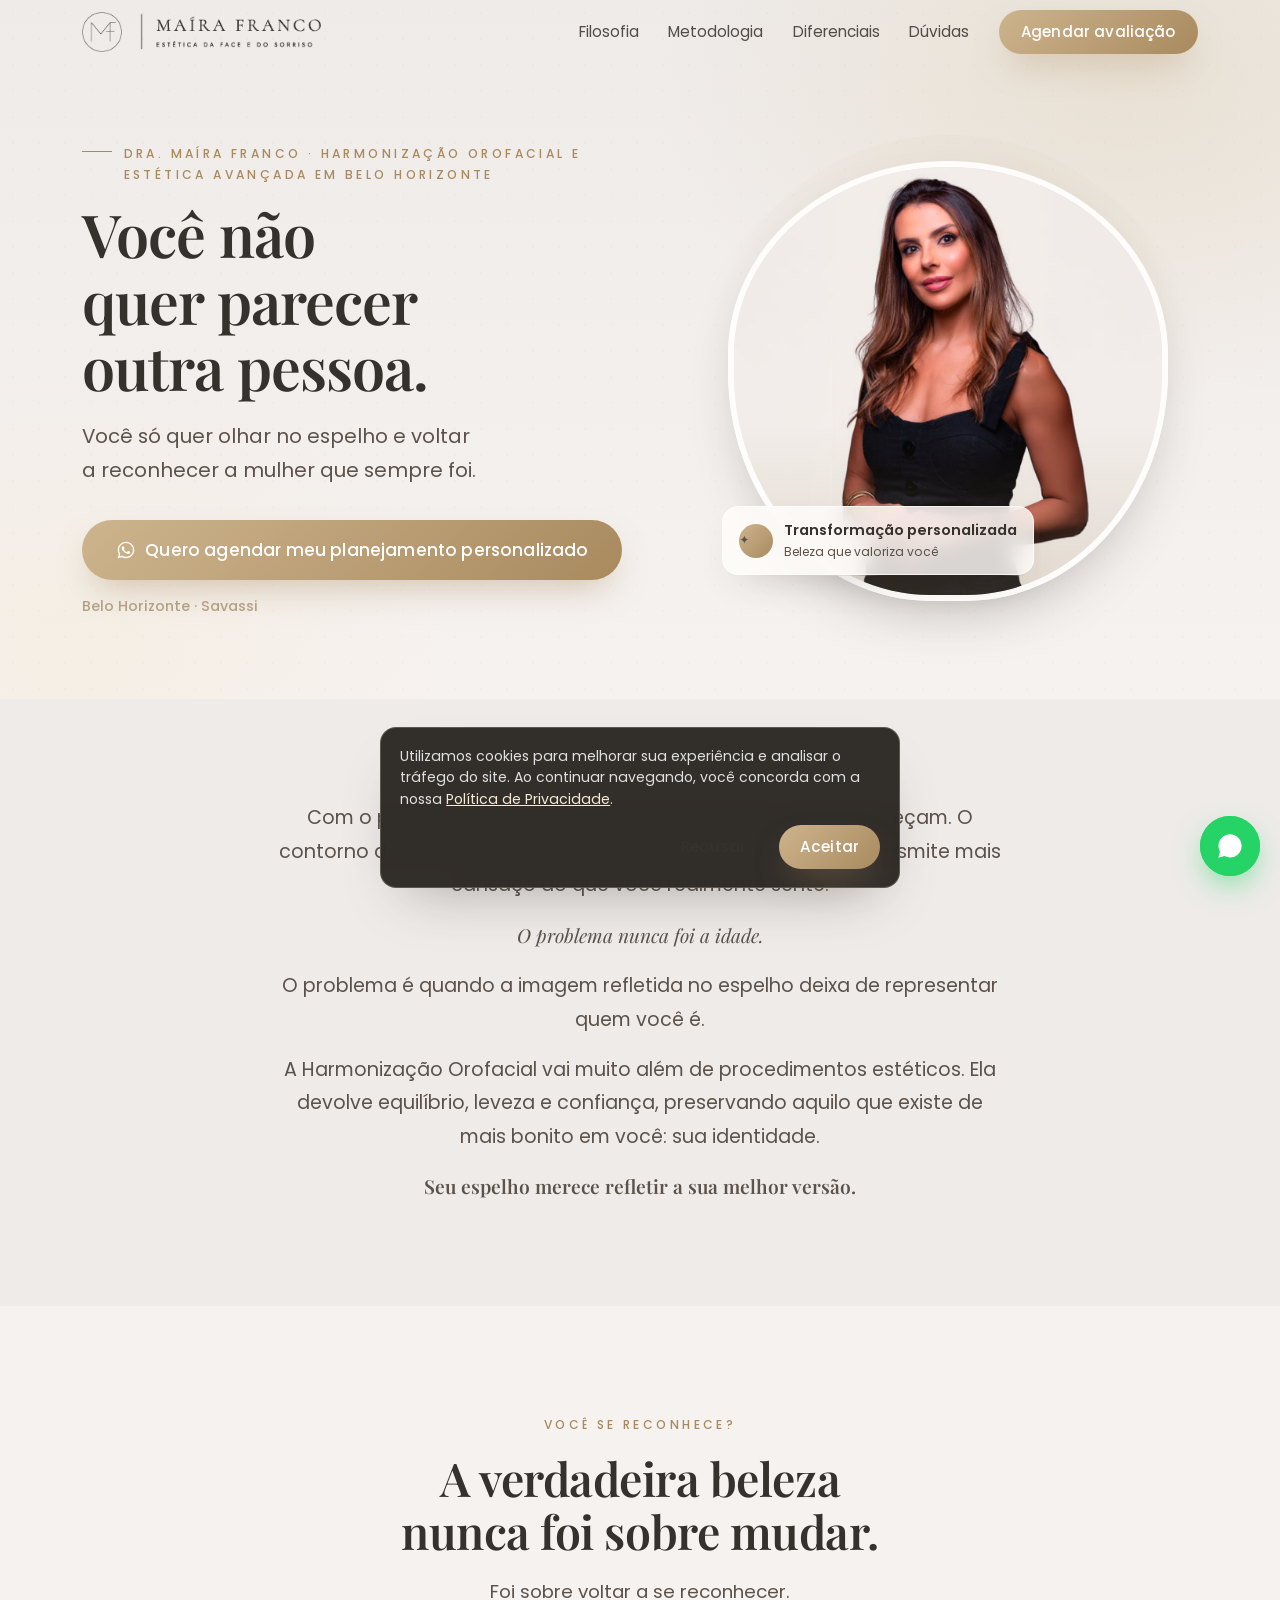
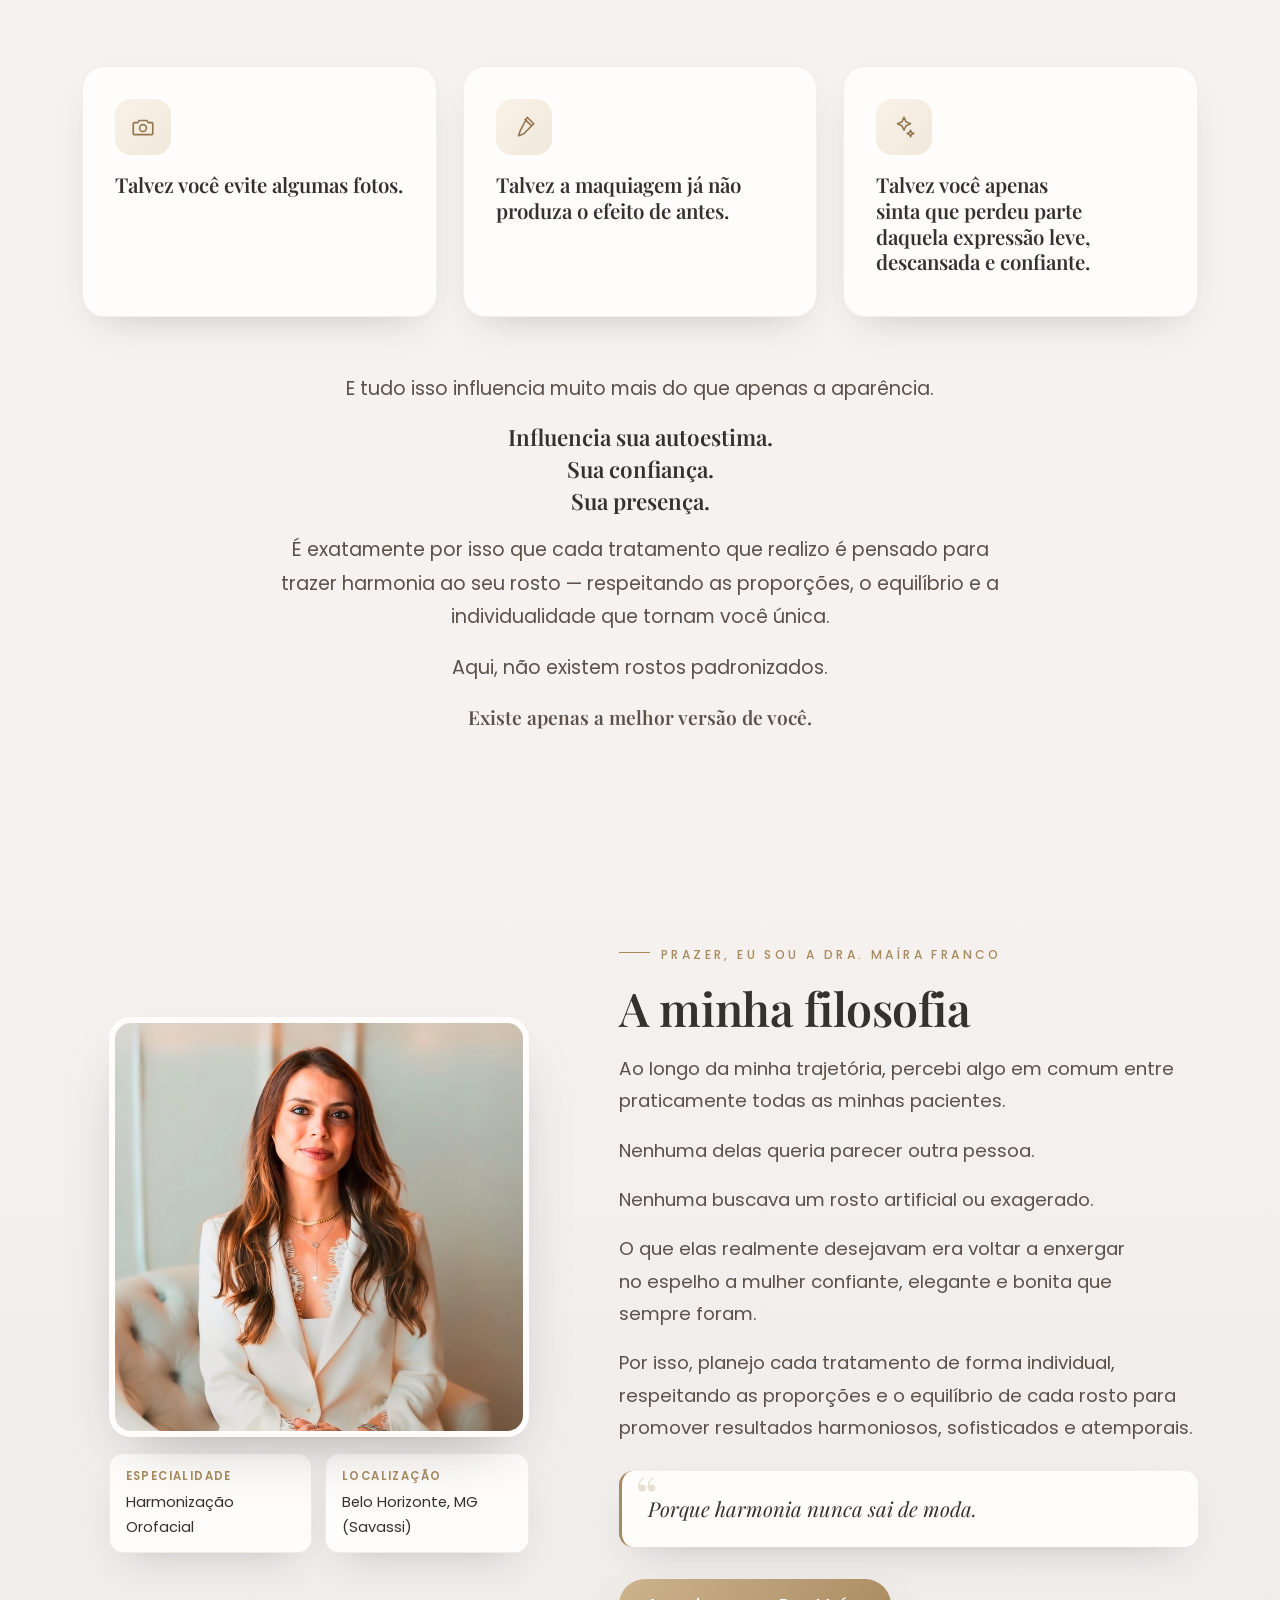
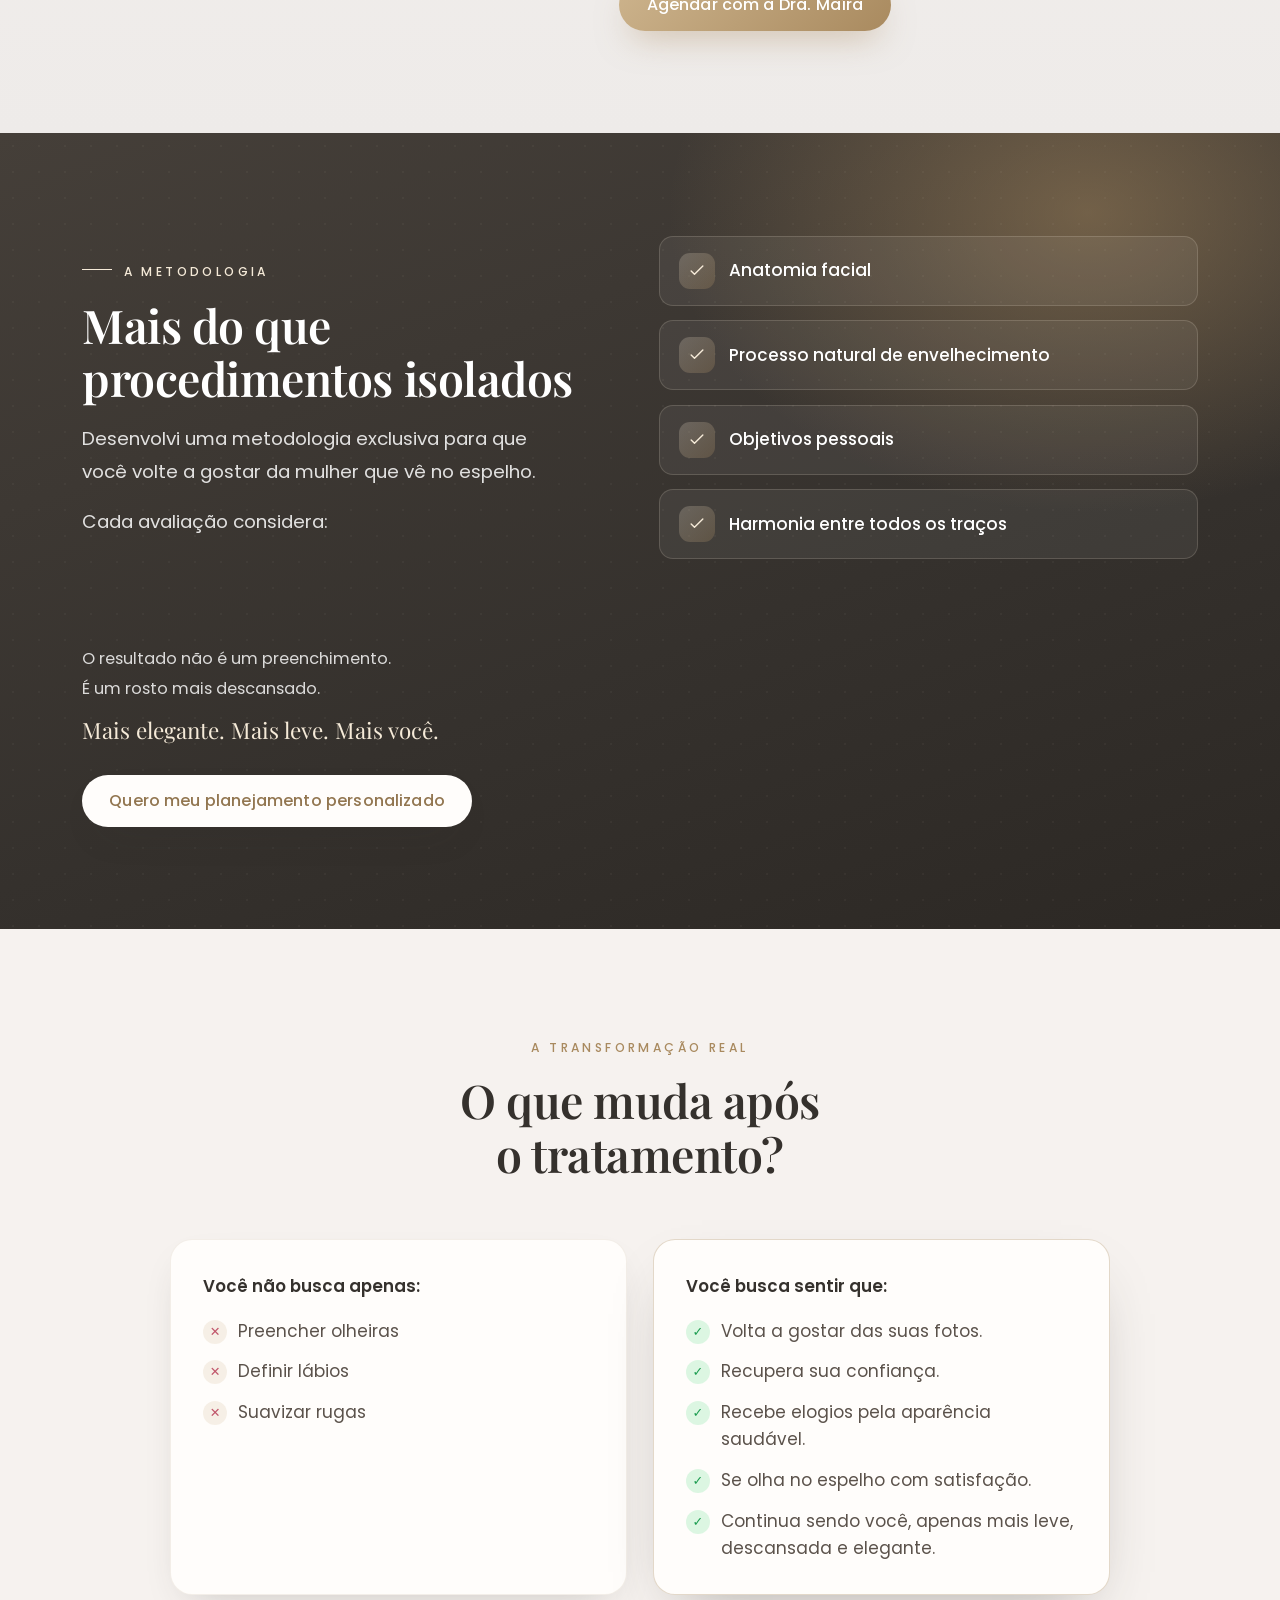
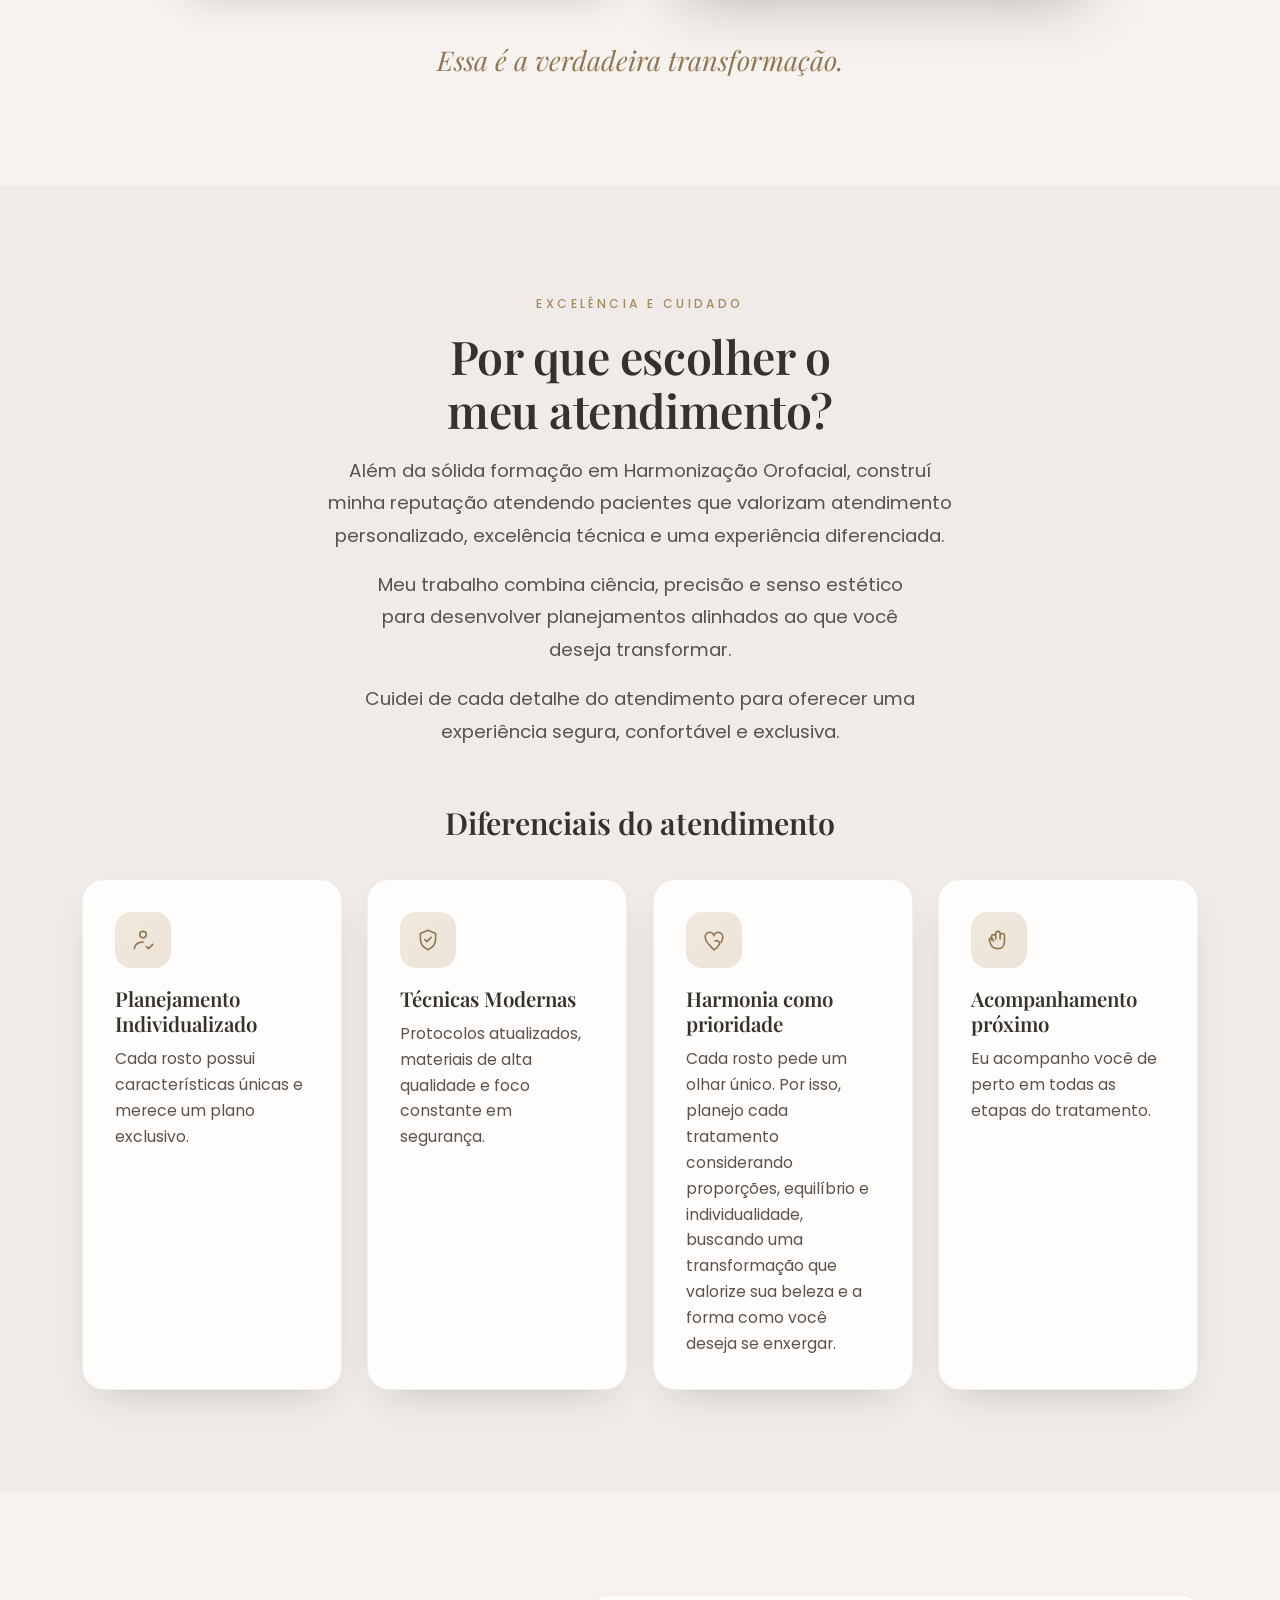
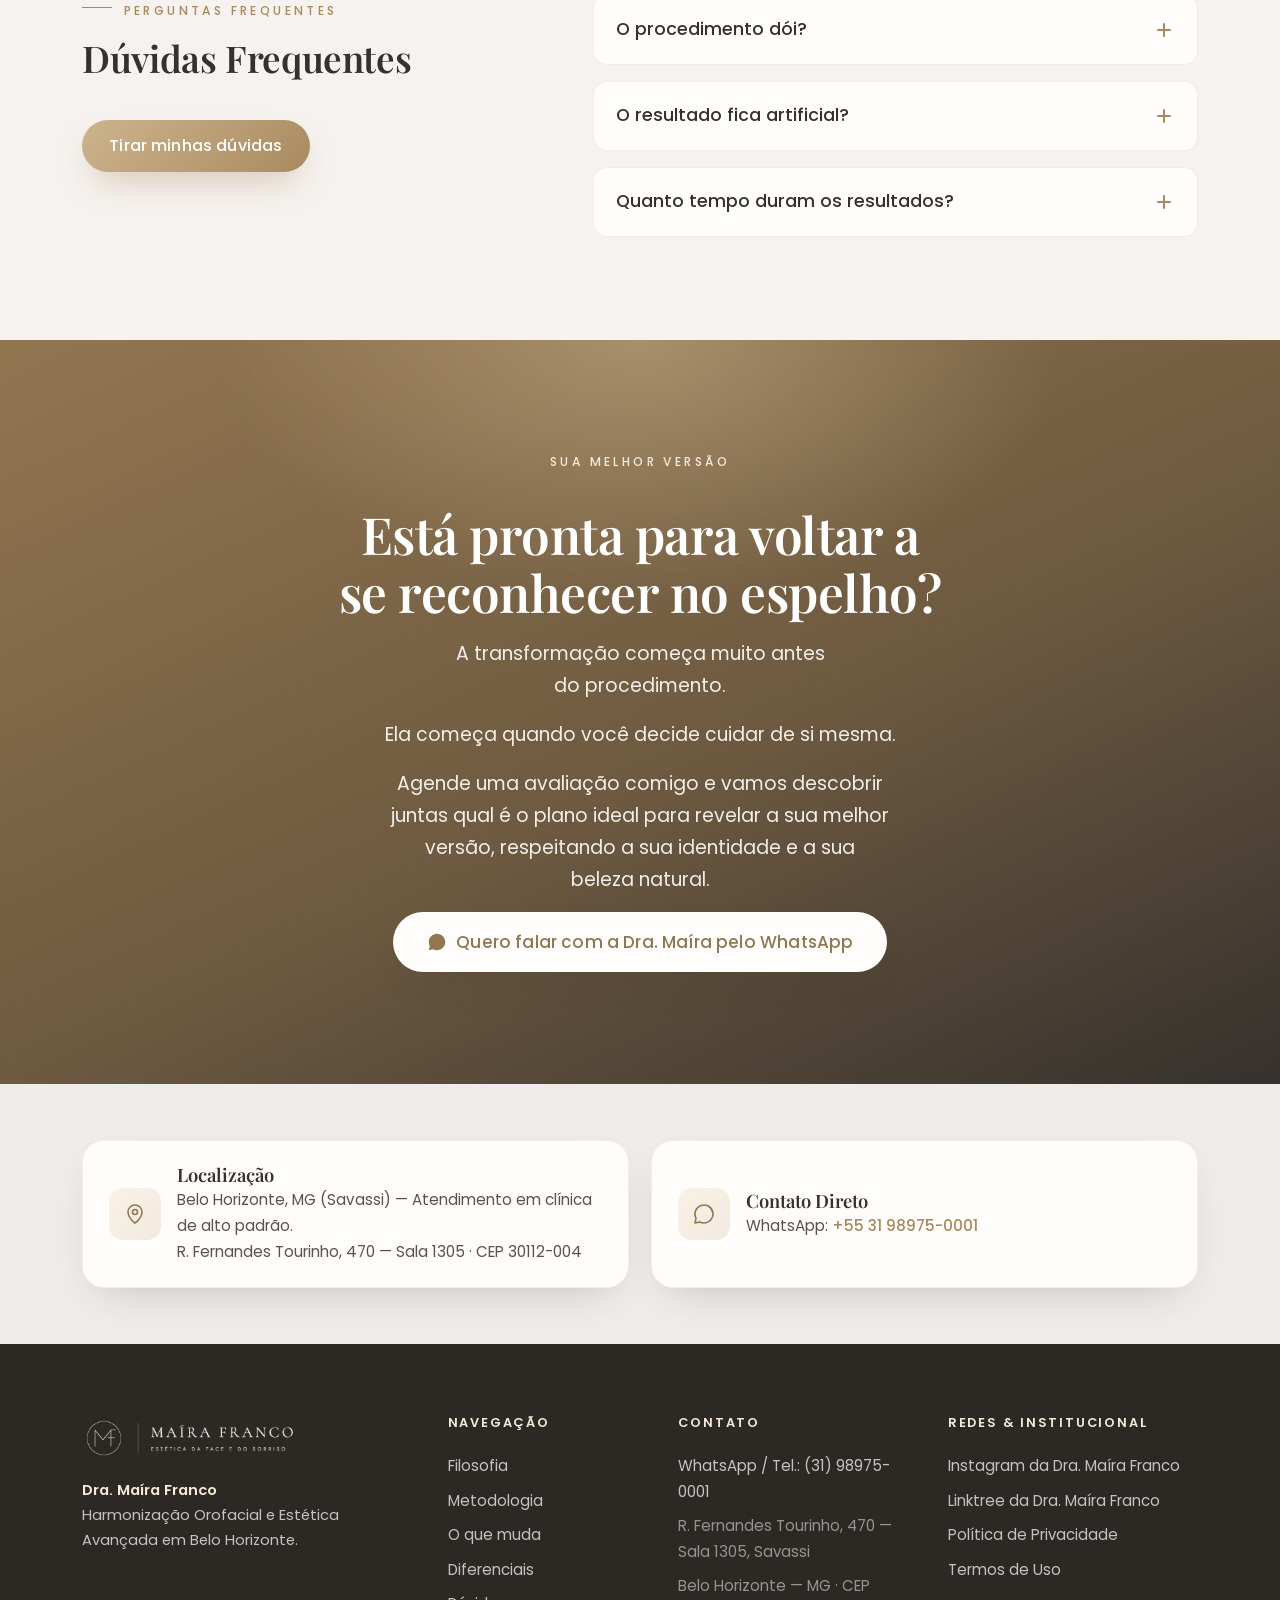
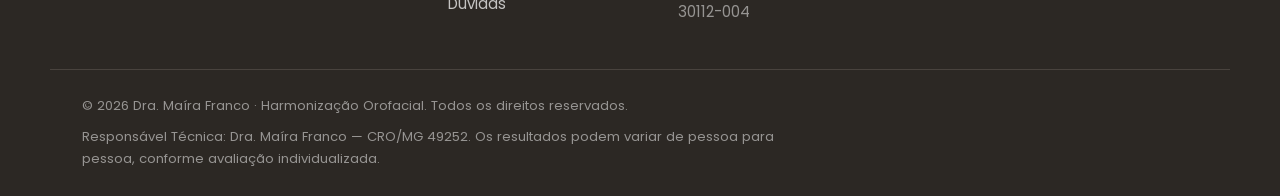
<file: index.html>
<!DOCTYPE html>
<html lang="pt-BR">
<head>
<meta charset="UTF-8" />
<meta name="viewport" content="width=device-width, initial-scale=1.0, viewport-fit=cover" />
<meta name="theme-color" content="#35312D" />

<!-- SEO -->
<title>Dra. Maíra Franco | Harmonização Orofacial e Estética Avançada em Belo Horizonte</title>
<meta name="description" content="Você não quer parecer outra pessoa — só quer voltar a reconhecer a mulher que sempre foi. Harmonização Orofacial e Estética Avançada com resultados naturais, discretos e atemporais em Belo Horizonte (Savassi). Agende sua avaliação." />
<meta name="robots" content="index, follow" />
<meta name="author" content="Dra. Maíra Franco" />
<link rel="canonical" href="https://dramairafranco.com.br/" />

<!-- Open Graph -->
<meta property="og:type" content="website" />
<meta property="og:locale" content="pt_BR" />
<meta property="og:title" content="Dra. Maíra Franco | Harmonização Orofacial e Estética Avançada" />
<meta property="og:description" content="Seu espelho merece refletir a sua melhor versão. Resultados naturais que respeitam a sua identidade." />
<meta property="og:image" content="assets/img/maira.jpg" />

<!-- Favicon -->
<link rel="icon" type="image/png" href="assets/img/favicon.png" />
<link rel="apple-touch-icon" href="assets/img/favicon.png" />

<!-- Fontes (com fallback de sistema) -->
<link rel="preconnect" href="https://fonts.googleapis.com" />
<link rel="preconnect" href="https://fonts.gstatic.com" crossorigin />
<link rel="preload" as="image" href="assets/img/maira.jpg" />
<link href="https://fonts.googleapis.com/css2?family=Playfair+Display:wght@500;600;700&family=Poppins:wght@300;400;500;600&display=swap" rel="stylesheet" />

<link rel="stylesheet" href="assets/css/styles.css" />

<!-- ====== GOOGLE TAG MANAGER / PIXELS (inserir no <head>) ====== -->

<!-- Meta Pixel Code -->
<script>
!function(f,b,e,v,n,t,s)
{if(f.fbq)return;n=f.fbq=function(){n.callMethod?
n.callMethod.apply(n,arguments):n.queue.push(arguments)};
if(!f._fbq)f._fbq=n;n.push=n;n.loaded=!0;n.version='2.0';
n.queue=[];t=b.createElement(e);t.async=!0;
t.src=v;s=b.getElementsByTagName(e)[0];
s.parentNode.insertBefore(t,s)}(window, document,'script',
'https://connect.facebook.net/en_US/fbevents.js');
fbq('init', '1577852763442819');
fbq('track', 'PageView');
</script>
<noscript><img height="1" width="1" style="display:none"
src="https://www.facebook.com/tr?id=1577852763442819&ev=PageView&noscript=1"
/></noscript>
<!-- End Meta Pixel Code -->

<!-- Dados estruturados (SEO/GEO) -->
<script type="application/ld+json">
{
  "@context": "https://schema.org",
  "@type": "MedicalBusiness",
  "name": "Dra. Maíra Franco - Harmonização Orofacial e Estética Avançada",
  "description": "Harmonização Orofacial e Estética Avançada em Belo Horizonte. Resultados naturais, discretos e atemporais que preservam a identidade facial e revelam a melhor versão de cada paciente.",
  "medicalSpecialty": "CosmeticProcedure",
  "areaServed": "Belo Horizonte, MG",
  "address": {"@type":"PostalAddress","addressLocality":"Belo Horizonte","addressRegion":"MG","addressCountry":"BR","streetAddress":"Savassi"},
  "telephone": "+55-31-98975-0001",
  "image": "assets/img/maira.jpg",
  "priceRange": "$$$"
}
</script>
<script type="application/ld+json">
{
  "@context": "https://schema.org",
  "@type": "FAQPage",
  "mainEntity": [
    {"@type":"Question","name":"O procedimento dói?","acceptedAnswer":{"@type":"Answer","text":"Utilizo técnicas modernas e protocolos que tornam o tratamento extremamente confortável."}},
    {"@type":"Question","name":"O resultado fica artificial?","acceptedAnswer":{"@type":"Answer","text":"Não. Desenvolvo cada tratamento de forma personalizada, com planejamento, técnica e atenção às suas características e aos objetivos que você deseja alcançar."}},
    {"@type":"Question","name":"Quanto tempo duram os resultados?","acceptedAnswer":{"@type":"Answer","text":"Os resultados da minha metodologia de rejuvenescimento podem durar de 12 a 24 meses, de acordo com o tratamento realizado e as características individuais de cada paciente. No entanto, o envelhecimento é um processo contínuo. Por isso, dentro da minha metodologia, criei um programa anual de manutenção para preservar seus resultados e ajudar você a manter uma aparência sempre jovem, descansada e harmoniosa - e continuar feliz com o que vê no espelho."}}
  ]
}
</script>
</head>
<body>
<!-- ====== GTM (noscript) - inserir após <body> ====== -->
<a class="skip-link" href="#hero">Ir para o conteúdo</a>

<!-- ==================== NAVBAR ==================== -->
<header class="nav" id="topo">
  <div class="container nav__inner">
    <a class="nav__brand" href="#topo" aria-label="Dra. Maíra Franco - Início">
      <img class="nav__logo nav__logo--dark" src="assets/img/logo-dark.png" alt="Dra. Maíra Franco - Estética da Face e do Sorriso" width="200" height="42" />
      <img class="nav__logo nav__logo--light" src="assets/img/logo-light.png" alt="Dra. Maíra Franco - Estética da Face e do Sorriso" width="200" height="42" />
    </a>
    <nav class="nav__menu" id="menu" aria-label="Navegação principal">
      <a href="#filosofia" class="nav__link">Filosofia</a>
      <a href="#metodologia" class="nav__link">Metodologia</a>
      <a href="#porque" class="nav__link">Diferenciais</a>
      <a href="#faq" class="nav__link">Dúvidas</a>
      <a class="btn btn--rose nav__cta" data-cta="nav" href="https://wa.me/5531989750001?text=Ol%C3%A1%2C%20Dra.%20Ma%C3%ADra!%20Quero%20agendar%20meu%20planejamento%20personalizado." target="_blank" rel="noopener">Agendar avaliação</a>
    </nav>
    <button class="nav__toggle" id="navToggle" aria-label="Abrir menu" aria-expanded="false" aria-controls="menu">
      <span></span><span></span><span></span>
    </button>
  </div>
</header>

<main>
  <!-- ==================== HERO ==================== -->
  <section class="hero" id="hero">
    <div class="hero__bg" aria-hidden="true"></div>
    <div class="container hero__grid">
      <div class="hero__content">
        <span class="eyebrow reveal">Dra. Maíra Franco · Harmonização Orofacial e Estética Avançada em Belo Horizonte</span>
        <h1 class="hero__title reveal" data-delay="1">Você não quer parecer outra pessoa.</h1>
        <p class="hero__subtitle reveal" data-delay="2">Você só quer olhar no espelho e voltar a reconhecer a mulher que sempre foi.</p>
        <div class="hero__actions reveal" data-delay="3">
          <a class="btn btn--rose btn--lg" data-cta="hero" href="https://wa.me/5531989750001?text=Ol%C3%A1%2C%20Dra.%20Ma%C3%ADra!%20Quero%20agendar%20meu%20planejamento%20personalizado." target="_blank" rel="noopener">
            <svg class="btn__icon" viewBox="0 0 24 24" width="20" height="20" aria-hidden="true"><path fill="currentColor" d="M12.04 2C6.58 2 2.13 6.45 2.13 11.91c0 1.75.46 3.45 1.32 4.95L2 22l5.25-1.38c1.45.79 3.08 1.21 4.79 1.21 5.46 0 9.91-4.45 9.91-9.91S17.5 2 12.04 2m0 1.67c4.55 0 8.24 3.69 8.24 8.24s-3.69 8.24-8.24 8.24c-1.53 0-3.03-.42-4.32-1.22l-.31-.19-3.12.82.83-3.04-.2-.32a8.19 8.19 0 0 1-1.26-4.36c0-4.55 3.7-8.24 8.24-8.24m4.52 10.4c-.25-.12-1.47-.72-1.69-.81-.23-.08-.39-.12-.56.13-.16.24-.64.8-.79.97-.14.16-.29.18-.54.06-.25-.12-1.05-.39-1.99-1.23-.74-.66-1.23-1.47-1.38-1.72-.14-.24-.02-.37.11-.5.11-.11.25-.29.37-.43.12-.14.16-.24.25-.41.08-.16.04-.31-.02-.43-.06-.12-.56-1.34-.76-1.84-.2-.48-.41-.42-.56-.43-.14-.01-.31-.01-.48-.01-.16 0-.43.06-.66.31-.23.24-.86.85-.86 2.07 0 1.22.89 2.4 1.01 2.56.12.16 1.75 2.67 4.25 3.74.59.26 1.05.41 1.41.52.59.19 1.13.16 1.56.1.48-.07 1.47-.6 1.68-1.18.21-.58.21-1.07.14-1.18-.06-.1-.22-.16-.47-.28"/></svg>
            Quero agendar meu planejamento personalizado
          </a>
          <p class="hero__trust">Belo Horizonte · Savassi</p>
        </div>
      </div>
      <div class="hero__media reveal" data-delay="2">
        <div class="hero__photo">
          <img src="assets/img/maira.jpg" alt="Dra. Maíra Franco, especialista em Harmonização Orofacial" width="546" height="546" fetchpriority="high" />
        </div>
        <div class="hero__chip">
          <span class="hero__chip-ico" aria-hidden="true">✦</span>
          <div><strong>Transformação personalizada</strong><span>Beleza que valoriza você</span></div>
        </div>
      </div>
    </div>
  </section>

  <!-- ==================== MANIFESTO ==================== -->
  <section class="manifesto section" id="manifesto">
    <div class="container">
      <div class="prose reveal">
        <p>Com o passar do tempo, é natural que pequenos sinais apareçam. O contorno do rosto muda, a pele perde sustentação, o olhar transmite mais cansaço do que você realmente sente.</p>
        <p class="prose__lead">O problema nunca foi a idade.</p>
        <p>O problema é quando a imagem refletida no espelho deixa de representar quem você é.</p>
        <p>A Harmonização Orofacial vai muito além de procedimentos estéticos. Ela devolve equilíbrio, leveza e confiança, preservando aquilo que existe de mais bonito em você: sua identidade.</p>
        <p class="prose__accent">Seu espelho merece refletir a sua melhor versão.</p>
      </div>
    </div>
  </section>

  <!-- ==================== A VERDADEIRA BELEZA (SITUAÇÕES) ==================== -->
  <section class="situacoes section" id="situacoes">
    <div class="container">
      <div class="section__head reveal">
        <span class="eyebrow">Você se reconhece?</span>
        <h2 class="section__title">A verdadeira beleza nunca foi sobre mudar.</h2>
        <p class="section__text">Foi sobre voltar a se reconhecer.</p>
      </div>
      <div class="cards cards--3">
        <article class="card reveal">
          <span class="card__ico" aria-hidden="true">
            <svg viewBox="0 0 24 24" width="26" height="26"><path fill="none" stroke="currentColor" stroke-width="1.5" stroke-linecap="round" stroke-linejoin="round" d="M4 8h3l1.5-2h7L17 8h3a1 1 0 0 1 1 1v9a1 1 0 0 1-1 1H4a1 1 0 0 1-1-1V9a1 1 0 0 1 1-1z"/><circle cx="12" cy="13" r="3.2" fill="none" stroke="currentColor" stroke-width="1.5"/></svg>
          </span>
          <h3 class="card__title">Talvez você evite algumas fotos.</h3>
        </article>
        <article class="card reveal" data-delay="1">
          <span class="card__ico" aria-hidden="true">
            <svg viewBox="0 0 24 24" width="26" height="26"><path fill="none" stroke="currentColor" stroke-width="1.5" stroke-linecap="round" stroke-linejoin="round" d="M15 3l6 6-9.5 9.5-4.5 1.5 1.5-4.5L15 3zM13 5l6 6"/></svg>
          </span>
          <h3 class="card__title">Talvez a maquiagem já não produza o efeito de antes.</h3>
        </article>
        <article class="card reveal" data-delay="2">
          <span class="card__ico" aria-hidden="true">
            <svg viewBox="0 0 24 24" width="26" height="26"><path fill="none" stroke="currentColor" stroke-width="1.5" stroke-linecap="round" stroke-linejoin="round" d="M12 3l1.8 4.2L18 9l-4.2 1.8L12 15l-1.8-4.2L6 9l4.2-1.8zM18 15l.9 2.1 2.1.9-2.1.9L18 21l-.9-2.1L15 18l2.1-.9z"/></svg>
          </span>
          <h3 class="card__title">Talvez você apenas sinta que perdeu parte daquela expressão leve, descansada e confiante.</h3>
        </article>
      </div>
      <div class="prose reveal" style="margin-top:clamp(2.4rem,5vw,3.4rem)">
        <p>E tudo isso influencia muito mais do que apenas a aparência.</p>
        <div class="prose__group">
          <p>Influencia sua autoestima.</p>
          <p>Sua confiança.</p>
          <p>Sua presença.</p>
        </div>
        <p>É exatamente por isso que cada tratamento que realizo é pensado para trazer harmonia ao seu rosto — respeitando as proporções, o equilíbrio e a individualidade que tornam você única.</p>
        <p>Aqui, não existem rostos padronizados.</p>
        <p class="prose__accent">Existe apenas a melhor versão de você.</p>
      </div>
    </div>
  </section>

  <!-- ==================== A FILOSOFIA ==================== -->
  <section class="sobre section" id="filosofia">
    <div class="container sobre__grid">
      <div class="sobre__media reveal">
        <div class="sobre__photo">
          <img src="assets/img/maira-2.jpg" alt="Dra. Maíra Franco, especialista em Harmonização Orofacial" width="546" height="546" loading="lazy" />
        </div>
        <div class="sobre__tags">
          <span><strong>Especialidade</strong>Harmonização Orofacial</span>
          <span><strong>Localização</strong>Belo Horizonte, MG (Savassi)</span>
        </div>
      </div>
      <div class="sobre__content reveal" data-delay="1">
        <span class="eyebrow">Prazer, eu sou a Dra. Maíra Franco</span>
        <h2 class="section__title">A minha filosofia</h2>
        <div class="section__text stack">
          <p>Ao longo da minha trajetória, percebi algo em comum entre praticamente todas as minhas pacientes.</p>
          <p>Nenhuma delas queria parecer outra pessoa.</p>
          <p>Nenhuma buscava um rosto artificial ou exagerado.</p>
          <p>O que elas realmente desejavam era voltar a enxergar no espelho a mulher confiante, elegante e bonita que sempre foram.</p>
          <p>Por isso, planejo cada tratamento de forma individual, respeitando as proporções e o equilíbrio de cada rosto para promover resultados harmoniosos, sofisticados e atemporais.</p>
        </div>
        <blockquote class="quote">
          <p>Porque harmonia nunca sai de moda.</p>
        </blockquote>
        <a class="btn btn--rose" data-cta="filosofia" href="https://wa.me/5531989750001?text=Ol%C3%A1%2C%20Dra.%20Ma%C3%ADra!%20Gostaria%20de%20agendar%20a%20minha%20avalia%C3%A7%C3%A3o." target="_blank" rel="noopener">Agendar com a Dra. Maíra</a>
      </div>
    </div>
  </section>

  <!-- ==================== A METODOLOGIA ==================== -->
  <section class="solucao section" id="metodologia">
    <div class="solucao__bg" aria-hidden="true"></div>
    <div class="container solucao__grid">
      <div class="solucao__intro reveal">
        <span class="eyebrow eyebrow--light">A Metodologia</span>
        <h2 class="section__title section__title--light">Mais do que procedimentos isolados</h2>
        <p class="section__text section__text--light">Desenvolvi uma metodologia exclusiva para que você volte a gostar da mulher que vê no espelho.</p>
        <p class="section__text section__text--light" style="margin-top:1.1rem">Cada avaliação considera:</p>
      </div>
      <ul class="checklist reveal" data-delay="1">
        <li>
          <span class="ic" aria-hidden="true"><svg viewBox="0 0 24 24" width="20" height="20"><path fill="none" stroke="currentColor" stroke-width="1.7" stroke-linecap="round" stroke-linejoin="round" d="M5 12l4 4L19 6"/></svg></span>
          Anatomia facial
        </li>
        <li>
          <span class="ic" aria-hidden="true"><svg viewBox="0 0 24 24" width="20" height="20"><path fill="none" stroke="currentColor" stroke-width="1.7" stroke-linecap="round" stroke-linejoin="round" d="M5 12l4 4L19 6"/></svg></span>
          Processo natural de envelhecimento
        </li>
        <li>
          <span class="ic" aria-hidden="true"><svg viewBox="0 0 24 24" width="20" height="20"><path fill="none" stroke="currentColor" stroke-width="1.7" stroke-linecap="round" stroke-linejoin="round" d="M5 12l4 4L19 6"/></svg></span>
          Objetivos pessoais
        </li>
        <li>
          <span class="ic" aria-hidden="true"><svg viewBox="0 0 24 24" width="20" height="20"><path fill="none" stroke="currentColor" stroke-width="1.7" stroke-linecap="round" stroke-linejoin="round" d="M5 12l4 4L19 6"/></svg></span>
          Harmonia entre todos os traços
        </li>
      </ul>
      <!-- Fechamento: no desktop o CSS o reposiciona na coluna da esquerda,
           logo abaixo do texto. Empilhado, ele fica depois dos tópicos. -->
      <div class="solucao__close reveal" data-delay="2">
        <div class="solucao__result">
          <p>O resultado não é um preenchimento.</p>
          <p>É um rosto mais descansado.</p>
          <p class="accent">Mais elegante. Mais leve. Mais você.</p>
        </div>
        <a class="btn btn--cream" data-cta="metodologia" href="https://wa.me/5531989750001?text=Ol%C3%A1%2C%20Dra.%20Ma%C3%ADra!%20Quero%20conhecer%20a%20metodologia%20e%20agendar%20minha%20avalia%C3%A7%C3%A3o." target="_blank" rel="noopener" style="margin-top:1.6rem">Quero meu planejamento personalizado</a>
      </div>
    </div>
  </section>

  <!-- ==================== O QUE MUDA ==================== -->
  <section class="porque section" id="resultados">
    <div class="container">
      <div class="section__head reveal">
        <span class="eyebrow">A transformação real</span>
        <h2 class="section__title">O que muda após o tratamento?</h2>
      </div>
      <div class="compare">
        <div class="compare__col reveal">
          <p class="compare__label">Você não busca apenas:</p>
          <ul class="compare__list">
            <li><span class="compare__ic compare__ic--no" aria-hidden="true">✕</span>Preencher olheiras</li>
            <li><span class="compare__ic compare__ic--no" aria-hidden="true">✕</span>Definir lábios</li>
            <li><span class="compare__ic compare__ic--no" aria-hidden="true">✕</span>Suavizar rugas</li>
          </ul>
        </div>
        <div class="compare__col compare__col--yes reveal" data-delay="1">
          <p class="compare__label">Você busca sentir que:</p>
          <ul class="compare__list">
            <li><span class="compare__ic compare__ic--yes" aria-hidden="true">✓</span>Volta a gostar das suas fotos.</li>
            <li><span class="compare__ic compare__ic--yes" aria-hidden="true">✓</span>Recupera sua confiança.</li>
            <li><span class="compare__ic compare__ic--yes" aria-hidden="true">✓</span>Recebe elogios pela aparência saudável.</li>
            <li><span class="compare__ic compare__ic--yes" aria-hidden="true">✓</span>Se olha no espelho com satisfação.</li>
            <li><span class="compare__ic compare__ic--yes" aria-hidden="true">✓</span>Continua sendo você, apenas mais leve, descansada e elegante.</li>
          </ul>
        </div>
      </div>
      <p class="compare__closer reveal">Essa é a verdadeira transformação.</p>
    </div>
  </section>

  <!-- ==================== POR QUE ESCOLHER + DIFERENCIAIS ==================== -->
  <section class="depoimentos section" id="porque">
    <div class="container">
      <div class="section__head reveal">
        <span class="eyebrow">Excelência e cuidado</span>
        <h2 class="section__title">Por que escolher o meu atendimento?</h2>
        <div class="section__text stack">
          <p>Além da sólida formação em Harmonização Orofacial, construí minha reputação atendendo pacientes que valorizam atendimento personalizado, excelência técnica e uma experiência diferenciada.</p>
          <p>Meu trabalho combina ciência, precisão e senso estético para desenvolver planejamentos alinhados ao que você deseja transformar.</p>
          <p>Cuidei de cada detalhe do atendimento para oferecer uma experiência segura, confortável e exclusiva.</p>
        </div>
      </div>
      <h3 class="subhead reveal">Diferenciais do atendimento</h3>
      <div class="cards cards--4 cards--soft">
        <article class="card reveal">
          <span class="card__ico" aria-hidden="true"><svg viewBox="0 0 24 24" width="26" height="26"><path fill="none" stroke="currentColor" stroke-width="1.5" stroke-linecap="round" stroke-linejoin="round" d="M9 7a3 3 0 1 1 6 0 3 3 0 0 1-6 0zM4 20c.5-4 3.5-6 8-6M15 18l2 2 4-4"/></svg></span>
          <h3 class="card__title">Planejamento Individualizado</h3>
          <p class="card__text">Cada rosto possui características únicas e merece um plano exclusivo.</p>
        </article>
        <article class="card reveal" data-delay="1">
          <span class="card__ico" aria-hidden="true"><svg viewBox="0 0 24 24" width="26" height="26"><path fill="none" stroke="currentColor" stroke-width="1.5" stroke-linecap="round" stroke-linejoin="round" d="M12 3l7 3v5c0 4.5-3 8-7 10-4-2-7-5.5-7-10V6z"/><path fill="none" stroke="currentColor" stroke-width="1.5" stroke-linecap="round" stroke-linejoin="round" d="M9 11.5l2 2 4-4"/></svg></span>
          <h3 class="card__title">Técnicas Modernas</h3>
          <p class="card__text">Protocolos atualizados, materiais de alta qualidade e foco constante em segurança.</p>
        </article>
        <article class="card reveal" data-delay="2">
          <span class="card__ico" aria-hidden="true"><svg viewBox="0 0 24 24" width="26" height="26"><path fill="none" stroke="currentColor" stroke-width="1.5" stroke-linecap="round" stroke-linejoin="round" d="M12 21c-4-4-8-7-8-11a4 4 0 0 1 8-2M12 8a4 4 0 0 1 8 2c0 1.6-.6 3-1.6 4.4"/><path fill="none" stroke="currentColor" stroke-width="1.5" stroke-linecap="round" stroke-linejoin="round" d="M13 13c2-1 4 0 4 2s-2 4-5 6"/></svg></span>
          <h3 class="card__title">Harmonia como prioridade</h3>
          <p class="card__text">Cada rosto pede um olhar único. Por isso, planejo cada tratamento considerando proporções, equilíbrio e individualidade, buscando uma transformação que valorize sua beleza e a forma como você deseja se enxergar.</p>
        </article>
        <article class="card reveal" data-delay="1">
          <span class="card__ico" aria-hidden="true"><svg viewBox="0 0 24 24" width="26" height="26"><path fill="none" stroke="currentColor" stroke-width="1.5" stroke-linecap="round" stroke-linejoin="round" d="M9 11V6a2 2 0 0 1 4 0v5M13 11V8a2 2 0 0 1 4 0v6c0 3.5-2.5 6-6 6s-6-2-7-5l-1-3a1.6 1.6 0 0 1 3-1l1 2M9 11V9a2 2 0 0 0-4 0v3"/></svg></span>
          <h3 class="card__title">Acompanhamento próximo</h3>
          <p class="card__text">Eu acompanho você de perto em todas as etapas do tratamento.</p>
        </article>
      </div>
    </div>
  </section>

  <!-- ==================== FAQ ==================== -->
  <section class="faq section" id="faq">
    <div class="container faq__grid">
      <div class="faq__head reveal">
        <span class="eyebrow">Perguntas Frequentes</span>
        <h2 class="section__title">Dúvidas Frequentes</h2>
        <a class="btn btn--rose" data-cta="faq" href="https://wa.me/5531989750001?text=Ol%C3%A1%2C%20Dra.%20Ma%C3%ADra!%20Tenho%20uma%20d%C3%BAvida%20sobre%20Harmoniza%C3%A7%C3%A3o%20Orofacial." target="_blank" rel="noopener">Tirar minhas dúvidas</a>
      </div>
      <div class="faq__list">
        <details class="faq__item reveal">
          <summary class="faq__q">O procedimento dói?<span class="faq__plus" aria-hidden="true"></span></summary>
          <div class="faq__a"><p>Utilizo técnicas modernas e protocolos que tornam o tratamento extremamente confortável.</p></div>
        </details>
        <details class="faq__item reveal">
          <summary class="faq__q">O resultado fica artificial?<span class="faq__plus" aria-hidden="true"></span></summary>
          <div class="faq__a"><p>Não. Desenvolvo cada tratamento de forma personalizada, com planejamento, técnica e atenção às suas características e aos objetivos que você deseja alcançar.</p></div>
        </details>
        <details class="faq__item reveal">
          <summary class="faq__q">Quanto tempo duram os resultados?<span class="faq__plus" aria-hidden="true"></span></summary>
          <div class="faq__a"><p>Os resultados da minha metodologia de rejuvenescimento podem durar de 12 a 24 meses, de acordo com o tratamento realizado e as características individuais de cada paciente.<br /><br />No entanto, o envelhecimento é um processo contínuo. Por isso, dentro da minha metodologia, criei um programa anual de manutenção para preservar seus resultados e ajudar você a manter uma aparência sempre jovem, descansada e harmoniosa - e continuar feliz com o que vê no espelho.</p></div>
        </details>
      </div>
    </div>
  </section>

  <!-- ==================== CTA FINAL ==================== -->
  <section class="cta-final" id="contato">
    <div class="cta-final__bg" aria-hidden="true"></div>
    <div class="container cta-final__inner reveal">
      <span class="eyebrow eyebrow--light">Sua melhor versão</span>
      <h2 class="cta-final__title">Está pronta para voltar a se reconhecer no espelho?</h2>
      <div class="stack" style="text-align:center">
        <p class="cta-final__text">A transformação começa muito antes do procedimento.</p>
        <p class="cta-final__text">Ela começa quando você decide cuidar de si mesma.</p>
        <p class="cta-final__text">Agende uma avaliação comigo e vamos descobrir juntas qual é o plano ideal para revelar a sua melhor versão, respeitando a sua identidade e a sua beleza natural.</p>
      </div>
      <a class="btn btn--cream btn--lg" data-cta="final" href="https://wa.me/5531989750001?text=Ol%C3%A1!%20Quero%20falar%20com%20a%20Dra.%20Ma%C3%ADra." target="_blank" rel="noopener">
        <svg class="btn__icon" viewBox="0 0 24 24" width="20" height="20" aria-hidden="true"><path fill="currentColor" d="M12.04 2C6.58 2 2.13 6.45 2.13 11.91c0 1.75.46 3.45 1.32 4.95L2 22l5.25-1.38c1.45.79 3.08 1.21 4.79 1.21 5.46 0 9.91-4.45 9.91-9.91S17.5 2 12.04 2m4.52 12.4c-.25-.12-1.47-.72-1.69-.81-.23-.08-.39-.12-.56.13-.16.24-.64.8-.79.97-.14.16-.29.18-.54.06-.25-.12-1.05-.39-1.99-1.23-.74-.66-1.23-1.47-1.38-1.72-.14-.24-.02-.37.11-.5.11-.11.25-.29.37-.43.12-.14.16-.24.25-.41.08-.16.04-.31-.02-.43-.06-.12-.56-1.34-.76-1.84-.2-.48-.41-.42-.56-.43h-.48c-.16 0-.43.06-.66.31-.23.24-.86.85-.86 2.07 0 1.22.89 2.4 1.01 2.56.12.16 1.75 2.67 4.25 3.74.59.26 1.05.41 1.41.52.59.19 1.13.16 1.56.1.48-.07 1.47-.6 1.68-1.18.21-.58.21-1.07.14-1.18z"/></svg>
        Quero falar com a Dra. Maíra pelo WhatsApp
      </a>
    </div>
  </section>

  <!-- ==================== INFORMAÇÕES DE ATENDIMENTO ==================== -->
  <section class="info section" aria-label="Informações de Atendimento">
    <div class="container info__grid">
      <div class="info__item reveal">
        <span class="info__ico" aria-hidden="true"><svg viewBox="0 0 24 24" width="24" height="24"><path fill="none" stroke="currentColor" stroke-width="1.6" stroke-linecap="round" stroke-linejoin="round" d="M12 21s7-5.2 7-11a7 7 0 1 0-14 0c0 5.8 7 11 7 11z"/><circle cx="12" cy="10" r="2.5" fill="none" stroke="currentColor" stroke-width="1.6"/></svg></span>
        <div><h3>Localização</h3><p>Belo Horizonte, MG (Savassi) — Atendimento em clínica de alto padrão.<br />R. Fernandes Tourinho, 470 — Sala 1305 · CEP 30112-004</p></div>
      </div>
      <div class="info__item reveal" data-delay="1">
        <span class="info__ico" aria-hidden="true"><svg viewBox="0 0 24 24" width="24" height="24"><path fill="none" stroke="currentColor" stroke-width="1.6" stroke-linecap="round" stroke-linejoin="round" d="M12 21a9 9 0 1 0-8-4.8L3 21l4.8-1A9 9 0 0 0 12 21z"/></svg></span>
        <div><h3>Contato Direto</h3><p>WhatsApp: <a href="https://wa.me/5531989750001" target="_blank" rel="noopener">+55 31 98975-0001</a></p></div>
      </div>
    </div>
  </section>
</main>

<!-- ==================== RODAPÉ ==================== -->
<footer class="footer">
  <div class="container footer__grid">
    <div class="footer__brand">
      <img src="assets/img/logo-light.png" alt="Dra. Maíra Franco - Estética da Face e do Sorriso" width="220" height="46" loading="lazy" />
      <p><strong>Dra. Maíra Franco</strong><br />Harmonização Orofacial e Estética Avançada em Belo Horizonte.</p>
    </div>
    <nav class="footer__col" aria-label="Navegação do rodapé">
      <h3>Navegação</h3>
      <a href="#filosofia">Filosofia</a>
      <a href="#metodologia">Metodologia</a>
      <a href="#resultados">O que muda</a>
      <a href="#porque">Diferenciais</a>
      <a href="#faq">Dúvidas</a>
    </nav>
    <div class="footer__col">
      <h3>Contato</h3>
      <a href="https://wa.me/5531989750001" target="_blank" rel="noopener">WhatsApp / Tel.: (31) 98975-0001</a>
      <span class="footer__muted">R. Fernandes Tourinho, 470 — Sala 1305, Savassi</span>
      <span class="footer__muted">Belo Horizonte — MG · CEP 30112-004</span>
    </div>
    <div class="footer__col">
      <h3>Redes &amp; Institucional</h3>
      <a href="https://www.instagram.com/dra.mairafranco" target="_blank" rel="noopener">Instagram da Dra. Maíra Franco</a>
      <a href="https://linktr.ee/dra.mairafranco" target="_blank" rel="noopener">Linktree da Dra. Maíra Franco</a>
      <a href="privacidade.html">Política de Privacidade</a>
      <a href="termos.html">Termos de Uso</a>
    </div>
  </div>
  <div class="footer__bottom container">
    <p>&copy; <span id="year">2026</span> Dra. Maíra Franco · Harmonização Orofacial. Todos os direitos reservados.</p>
    <p class="footer__disclaimer">Responsável Técnica: Dra. Maíra Franco — CRO/MG 49252. Os resultados podem variar de pessoa para pessoa, conforme avaliação individualizada.</p>
  </div>
</footer>

<!-- ==================== STICKY CTA MOBILE ==================== -->
<a class="sticky-cta" data-cta="sticky" href="https://wa.me/5531989750001?text=Ol%C3%A1%2C%20Dra.%20Ma%C3%ADra!%20Quero%20agendar%20meu%20planejamento%20personalizado." target="_blank" rel="noopener" aria-label="Agendar avaliação no WhatsApp">
  <svg viewBox="0 0 24 24" width="22" height="22" aria-hidden="true"><path fill="currentColor" d="M12.04 2C6.58 2 2.13 6.45 2.13 11.91c0 1.75.46 3.45 1.32 4.95L2 22l5.25-1.38c1.45.79 3.08 1.21 4.79 1.21 5.46 0 9.91-4.45 9.91-9.91S17.5 2 12.04 2m4.52 12.4c-.25-.12-1.47-.72-1.69-.81-.23-.08-.39-.12-.56.13-.16.24-.64.8-.79.97-.14.16-.29.18-.54.06-.25-.12-1.05-.39-1.99-1.23-.74-.66-1.23-1.47-1.38-1.72-.14-.24-.02-.37.11-.5.11-.11.25-.29.37-.43.12-.14.16-.24.25-.41.08-.16.04-.31-.02-.43-.06-.12-.56-1.34-.76-1.84-.2-.48-.41-.42-.56-.43h-.48c-.16 0-.43.06-.66.31-.23.24-.86.85-.86 2.07 0 1.22.89 2.4 1.01 2.56.12.16 1.75 2.67 4.25 3.74.59.26 1.05.41 1.41.52.59.19 1.13.16 1.56.1.48-.07 1.47-.6 1.68-1.18.21-.58.21-1.07.14-1.18z"/></svg>
  Agendar avaliação
</a>

<!-- WhatsApp flutuante (desktop) -->
<a class="wa-float" data-cta="float" href="https://wa.me/5531989750001?text=Ol%C3%A1%2C%20Dra.%20Ma%C3%ADra!%20Quero%20agendar%20meu%20planejamento%20personalizado." target="_blank" rel="noopener" aria-label="Falar no WhatsApp">
  <svg viewBox="0 0 24 24" width="28" height="28" aria-hidden="true"><path fill="currentColor" d="M12.04 2C6.58 2 2.13 6.45 2.13 11.91c0 1.75.46 3.45 1.32 4.95L2 22l5.25-1.38c1.45.79 3.08 1.21 4.79 1.21 5.46 0 9.91-4.45 9.91-9.91S17.5 2 12.04 2m4.52 12.4c-.25-.12-1.47-.72-1.69-.81-.23-.08-.39-.12-.56.13-.16.24-.64.8-.79.97-.14.16-.29.18-.54.06-.25-.12-1.05-.39-1.99-1.23-.74-.66-1.23-1.47-1.38-1.72-.14-.24-.02-.37.11-.5.11-.11.25-.29.37-.43.12-.14.16-.24.25-.41.08-.16.04-.31-.02-.43-.06-.12-.56-1.34-.76-1.84-.2-.48-.41-.42-.56-.43h-.48c-.16 0-.43.06-.66.31-.23.24-.86.85-.86 2.07 0 1.22.89 2.4 1.01 2.56.12.16 1.75 2.67 4.25 3.74.59.26 1.05.41 1.41.52.59.19 1.13.16 1.56.1.48-.07 1.47-.6 1.68-1.18.21-.58.21-1.07.14-1.18z"/></svg>
</a>

<!-- ==================== COOKIES (LGPD) ==================== -->
<div class="cookie" id="cookie" role="dialog" aria-live="polite" aria-label="Aviso de cookies" hidden>
  <p>Utilizamos cookies para melhorar sua experiência e analisar o tráfego do site. Ao continuar navegando, você concorda com a nossa <a href="privacidade.html">Política de Privacidade</a>.</p>
  <div class="cookie__actions">
    <button class="btn btn--ghost btn--sm" id="cookieDecline" type="button">Recusar</button>
    <button class="btn btn--rose btn--sm" id="cookieAccept" type="button">Aceitar</button>
  </div>
</div>

<script src="assets/js/main.js" defer></script>
</body>
</html>
</file>
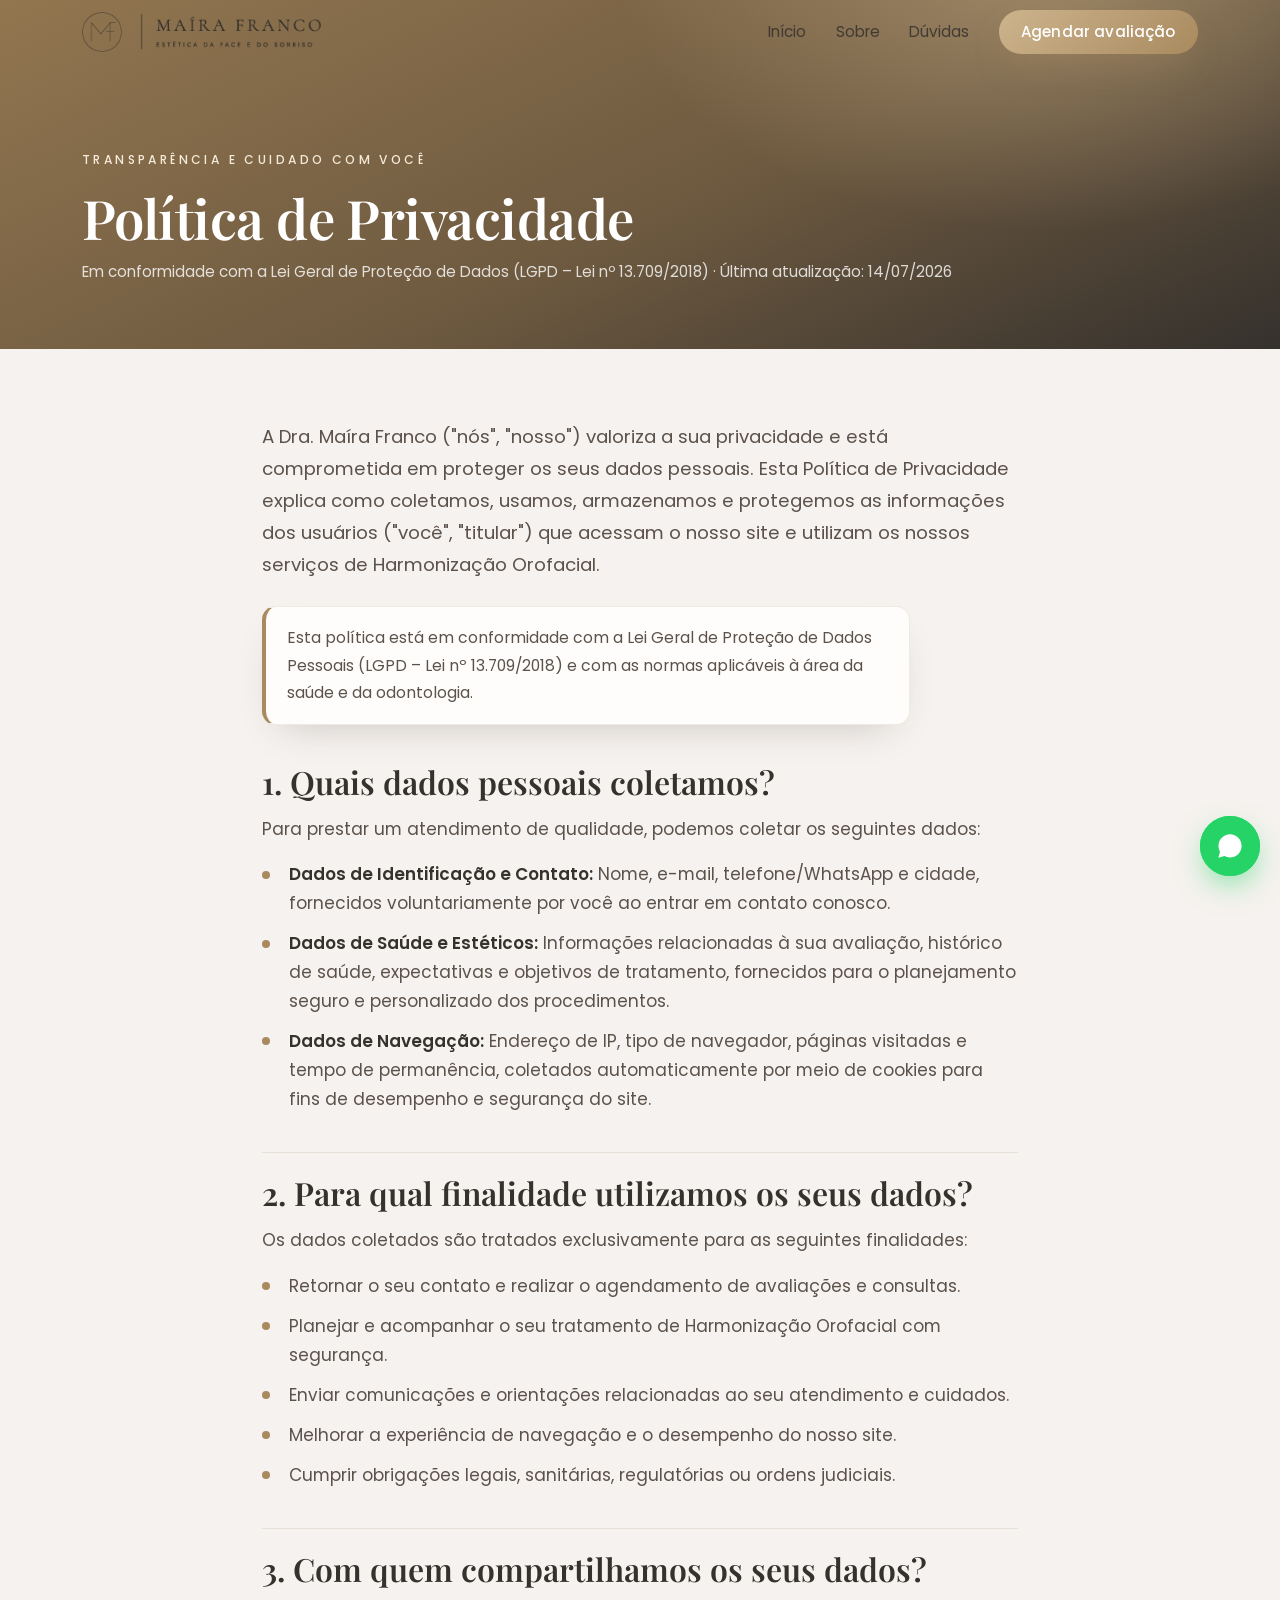
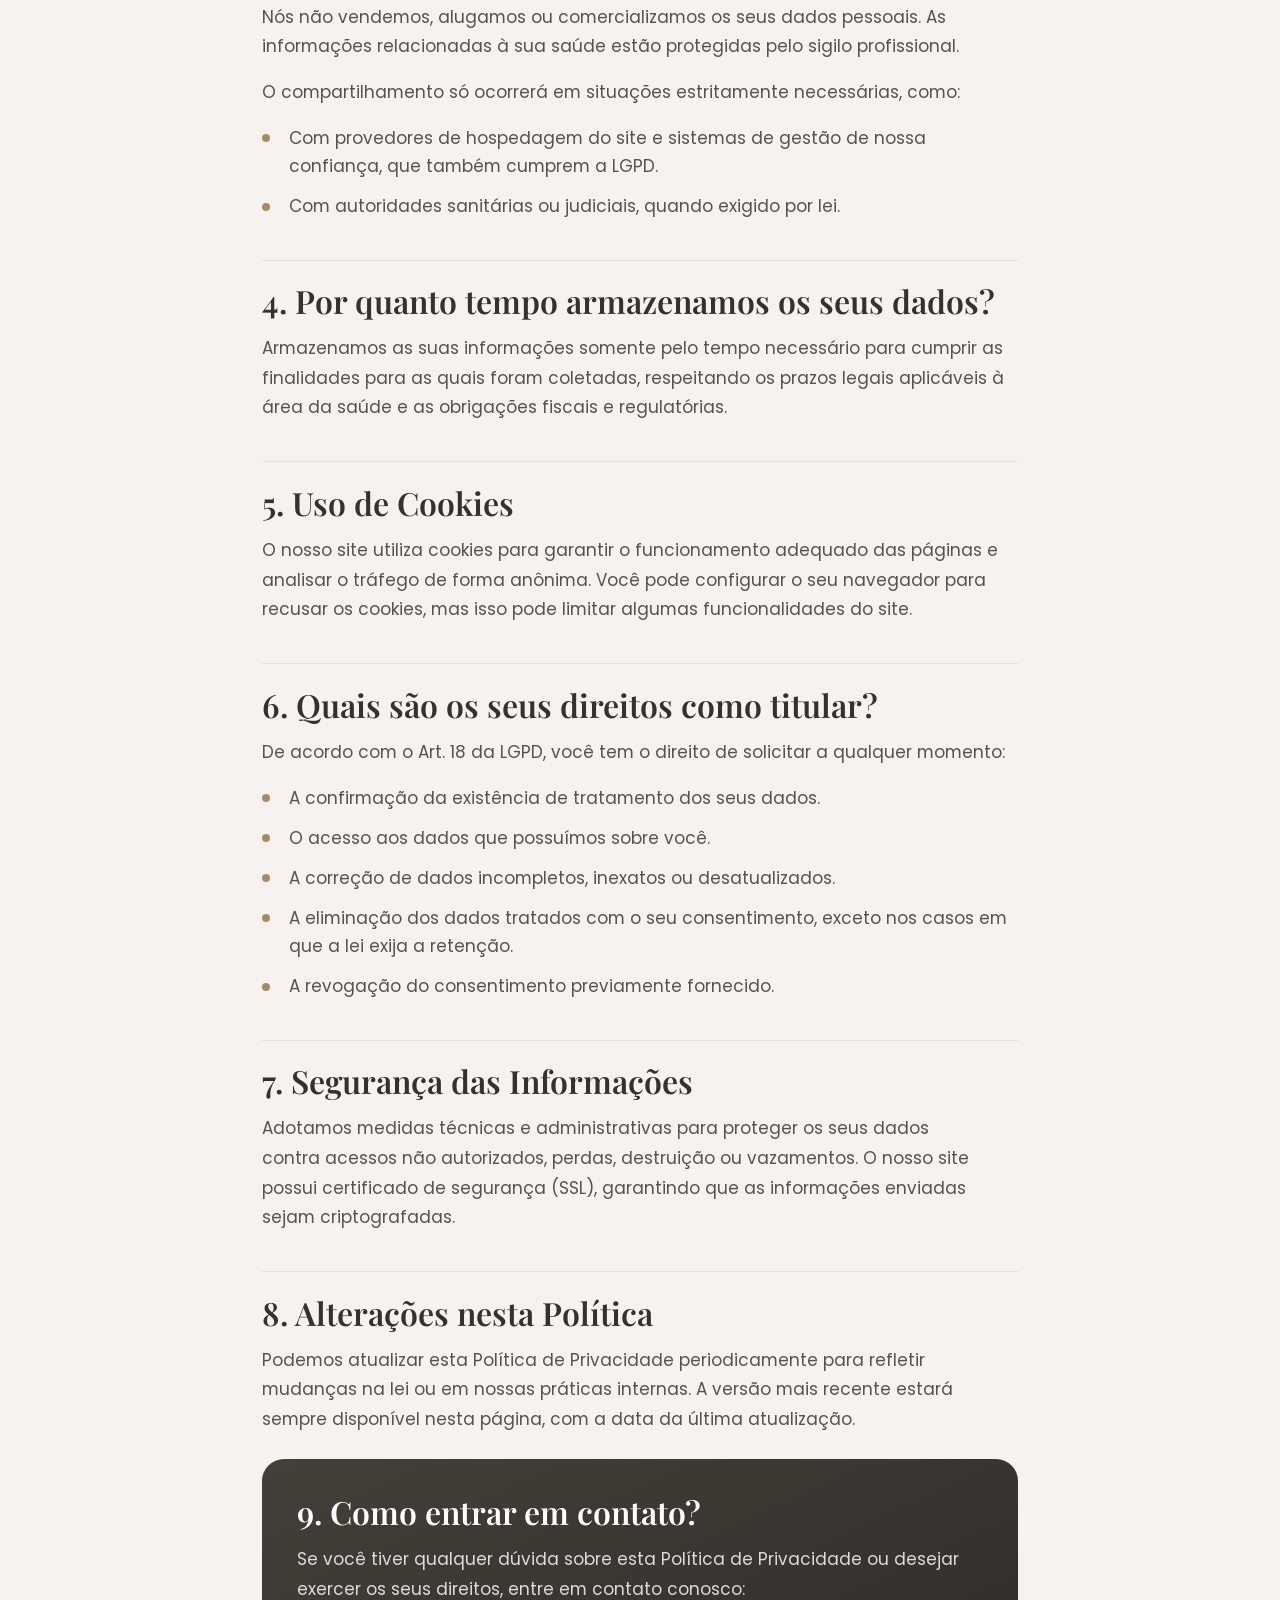
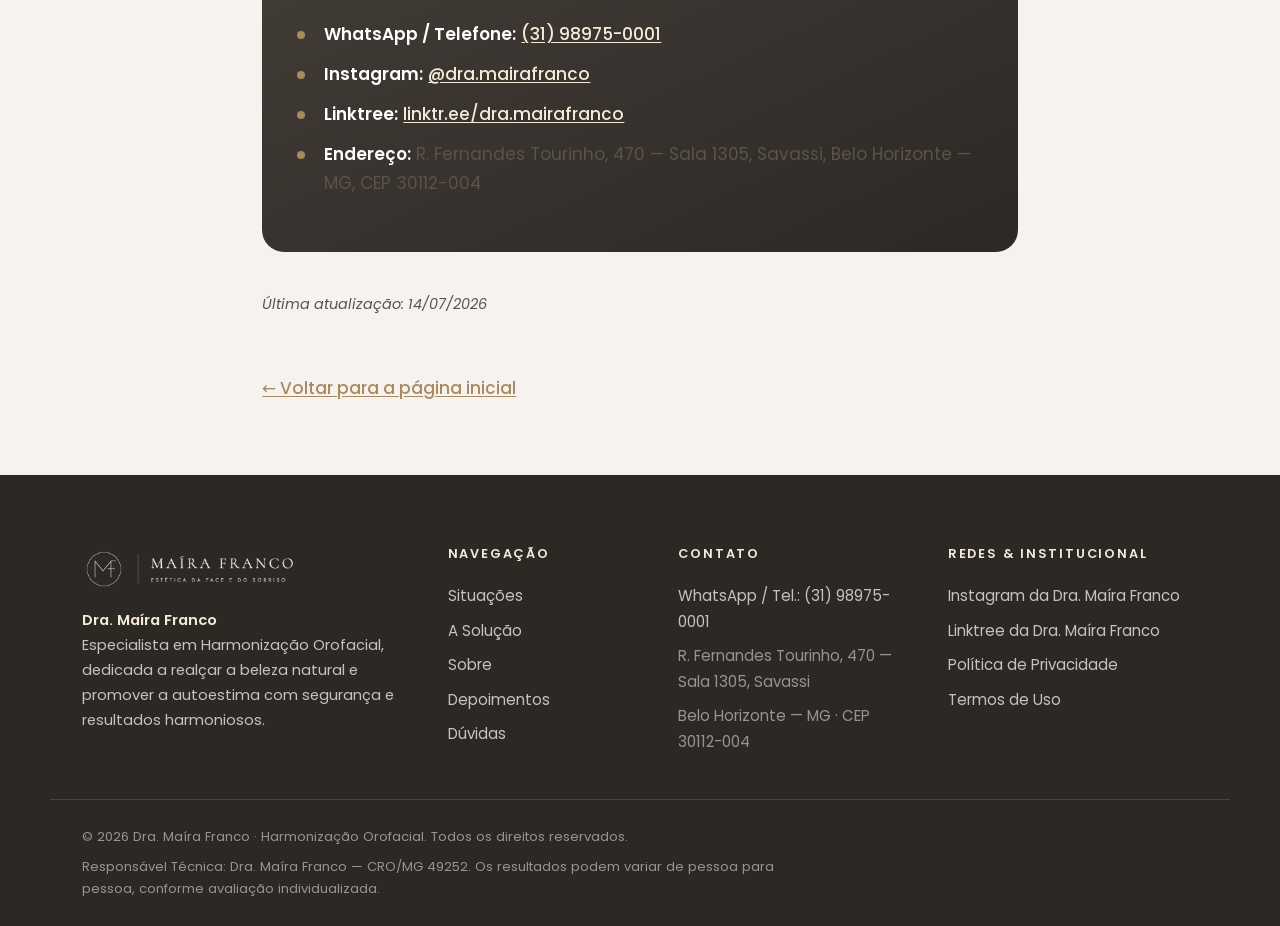
<file: privacidade.html>
<!DOCTYPE html>
<html lang="pt-BR">
<head>
<meta charset="UTF-8" />
<meta name="viewport" content="width=device-width, initial-scale=1.0, viewport-fit=cover" />
<meta name="theme-color" content="#35312D" />

<title>Política de Privacidade | Dra. Maíra Franco</title>
<meta name="description" content="Política de Privacidade da Dra. Maíra Franco - Harmonização Orofacial, em conformidade com a LGPD (Lei nº 13.709/2018)." />
<meta name="robots" content="noindex, follow" />

<link rel="icon" type="image/png" href="assets/img/favicon.png" />
<link rel="apple-touch-icon" href="assets/img/favicon.png" />

<link rel="preconnect" href="https://fonts.googleapis.com" />
<link rel="preconnect" href="https://fonts.gstatic.com" crossorigin />
<link href="https://fonts.googleapis.com/css2?family=Playfair+Display:wght@500;600;700&family=Poppins:wght@300;400;500;600&display=swap" rel="stylesheet" />

<link rel="stylesheet" href="assets/css/styles.css" />

<!-- Meta Pixel Code -->
<script>
!function(f,b,e,v,n,t,s)
{if(f.fbq)return;n=f.fbq=function(){n.callMethod?
n.callMethod.apply(n,arguments):n.queue.push(arguments)};
if(!f._fbq)f._fbq=n;n.push=n;n.loaded=!0;n.version='2.0';
n.queue=[];t=b.createElement(e);t.async=!0;
t.src=v;s=b.getElementsByTagName(e)[0];
s.parentNode.insertBefore(t,s)}(window, document,'script',
'https://connect.facebook.net/en_US/fbevents.js');
fbq('init', '1577852763442819');
fbq('track', 'PageView');
</script>
<noscript><img height="1" width="1" style="display:none"
src="https://www.facebook.com/tr?id=1577852763442819&ev=PageView&noscript=1"
/></noscript>
<!-- End Meta Pixel Code -->
</head>
<body>
<a class="skip-link" href="#conteudo">Ir para o conteúdo</a>

<header class="nav scrolled" id="topo">
  <div class="container nav__inner">
    <a class="nav__brand" href="index.html" aria-label="Dra. Maíra Franco - Início">
      <img class="nav__logo nav__logo--dark" src="assets/img/logo-dark.png" alt="Dra. Maíra Franco - Estética da Face e do Sorriso" width="200" height="42" />
    </a>
    <nav class="nav__menu" id="menu" aria-label="Navegação principal">
      <a href="index.html" class="nav__link">Início</a>
      <a href="index.html#sobre" class="nav__link">Sobre</a>
      <a href="index.html#faq" class="nav__link">Dúvidas</a>
      <a class="btn btn--rose nav__cta" data-cta="nav" href="https://wa.me/5531989750001?text=Ol%C3%A1%2C%20Dra.%20Ma%C3%ADra!%20Gostaria%20de%20agendar%20a%20minha%20avalia%C3%A7%C3%A3o." target="_blank" rel="noopener">Agendar avaliação</a>
    </nav>
    <button class="nav__toggle" id="navToggle" aria-label="Abrir menu" aria-expanded="false" aria-controls="menu">
      <span></span><span></span><span></span>
    </button>
  </div>
</header>

<main id="conteudo">
  <section class="legal-hero">
    <div class="legal-hero__bg" aria-hidden="true"></div>
    <div class="container">
      <span class="eyebrow">Transparência e cuidado com você</span>
      <h1>Política de Privacidade</h1>
      <p class="legal-hero__meta">Em conformidade com a Lei Geral de Proteção de Dados (LGPD – Lei nº 13.709/2018) · Última atualização: 14/07/2026</p>
    </div>
  </section>

  <article class="legal">
    <div class="container legal__wrap">
      <p class="legal__intro">A Dra. Maíra Franco ("nós", "nosso") valoriza a sua privacidade e está comprometida em proteger os seus dados pessoais. Esta Política de Privacidade explica como coletamos, usamos, armazenamos e protegemos as informações dos usuários ("você", "titular") que acessam o nosso site e utilizam os nossos serviços de Harmonização Orofacial.</p>

      <p class="legal__callout">Esta política está em conformidade com a Lei Geral de Proteção de Dados Pessoais (LGPD – Lei nº 13.709/2018) e com as normas aplicáveis à área da saúde e da odontologia.</p>

      <h2>1. Quais dados pessoais coletamos?</h2>
      <p>Para prestar um atendimento de qualidade, podemos coletar os seguintes dados:</p>
      <ul class="legal__list">
        <li><strong>Dados de Identificação e Contato:</strong> Nome, e-mail, telefone/WhatsApp e cidade, fornecidos voluntariamente por você ao entrar em contato conosco.</li>
        <li><strong>Dados de Saúde e Estéticos:</strong> Informações relacionadas à sua avaliação, histórico de saúde, expectativas e objetivos de tratamento, fornecidos para o planejamento seguro e personalizado dos procedimentos.</li>
        <li><strong>Dados de Navegação:</strong> Endereço de IP, tipo de navegador, páginas visitadas e tempo de permanência, coletados automaticamente por meio de cookies para fins de desempenho e segurança do site.</li>
      </ul>

      <h2>2. Para qual finalidade utilizamos os seus dados?</h2>
      <p>Os dados coletados são tratados exclusivamente para as seguintes finalidades:</p>
      <ul class="legal__list">
        <li>Retornar o seu contato e realizar o agendamento de avaliações e consultas.</li>
        <li>Planejar e acompanhar o seu tratamento de Harmonização Orofacial com segurança.</li>
        <li>Enviar comunicações e orientações relacionadas ao seu atendimento e cuidados.</li>
        <li>Melhorar a experiência de navegação e o desempenho do nosso site.</li>
        <li>Cumprir obrigações legais, sanitárias, regulatórias ou ordens judiciais.</li>
      </ul>

      <h2>3. Com quem compartilhamos os seus dados?</h2>
      <p>Nós não vendemos, alugamos ou comercializamos os seus dados pessoais. As informações relacionadas à sua saúde estão protegidas pelo sigilo profissional.</p>
      <p>O compartilhamento só ocorrerá em situações estritamente necessárias, como:</p>
      <ul class="legal__list">
        <li>Com provedores de hospedagem do site e sistemas de gestão de nossa confiança, que também cumprem a LGPD.</li>
        <li>Com autoridades sanitárias ou judiciais, quando exigido por lei.</li>
      </ul>

      <h2>4. Por quanto tempo armazenamos os seus dados?</h2>
      <p>Armazenamos as suas informações somente pelo tempo necessário para cumprir as finalidades para as quais foram coletadas, respeitando os prazos legais aplicáveis à área da saúde e as obrigações fiscais e regulatórias.</p>

      <h2>5. Uso de Cookies</h2>
      <p>O nosso site utiliza cookies para garantir o funcionamento adequado das páginas e analisar o tráfego de forma anônima. Você pode configurar o seu navegador para recusar os cookies, mas isso pode limitar algumas funcionalidades do site.</p>

      <h2>6. Quais são os seus direitos como titular?</h2>
      <p>De acordo com o Art. 18 da LGPD, você tem o direito de solicitar a qualquer momento:</p>
      <ul class="legal__list">
        <li>A confirmação da existência de tratamento dos seus dados.</li>
        <li>O acesso aos dados que possuímos sobre você.</li>
        <li>A correção de dados incompletos, inexatos ou desatualizados.</li>
        <li>A eliminação dos dados tratados com o seu consentimento, exceto nos casos em que a lei exija a retenção.</li>
        <li>A revogação do consentimento previamente fornecido.</li>
      </ul>

      <h2>7. Segurança das Informações</h2>
      <p>Adotamos medidas técnicas e administrativas para proteger os seus dados contra acessos não autorizados, perdas, destruição ou vazamentos. O nosso site possui certificado de segurança (SSL), garantindo que as informações enviadas sejam criptografadas.</p>

      <h2>8. Alterações nesta Política</h2>
      <p>Podemos atualizar esta Política de Privacidade periodicamente para refletir mudanças na lei ou em nossas práticas internas. A versão mais recente estará sempre disponível nesta página, com a data da última atualização.</p>

      <div class="legal__contact">
        <h2>9. Como entrar em contato?</h2>
        <p>Se você tiver qualquer dúvida sobre esta Política de Privacidade ou desejar exercer os seus direitos, entre em contato conosco:</p>
        <ul class="legal__list">
          <li><strong>WhatsApp / Telefone:</strong> <a href="https://wa.me/5531989750001" target="_blank" rel="noopener">(31) 98975-0001</a></li>
          <li><strong>Instagram:</strong> <a href="https://www.instagram.com/dra.mairafranco" target="_blank" rel="noopener">@dra.mairafranco</a></li>
          <li><strong>Linktree:</strong> <a href="https://linktr.ee/dra.mairafranco" target="_blank" rel="noopener">linktr.ee/dra.mairafranco</a></li>
          <li><strong>Endereço:</strong> R. Fernandes Tourinho, 470 — Sala 1305, Savassi, Belo Horizonte — MG, CEP 30112-004</li>
        </ul>
      </div>

      <p class="legal__updated">Última atualização: 14/07/2026</p>
      <a class="legal__back" href="index.html">&larr; Voltar para a página inicial</a>
    </div>
  </article>
</main>

<footer class="footer">
  <div class="container footer__grid">
    <div class="footer__brand">
      <img src="assets/img/logo-light.png" alt="Dra. Maíra Franco - Estética da Face e do Sorriso" width="220" height="46" loading="lazy" />
      <p><strong>Dra. Maíra Franco</strong><br />Especialista em Harmonização Orofacial, dedicada a realçar a beleza natural e promover a autoestima com segurança e resultados harmoniosos.</p>
    </div>
    <nav class="footer__col" aria-label="Navegação do rodapé">
      <h3>Navegação</h3>
      <a href="index.html#situacoes">Situações</a>
      <a href="index.html#solucao">A Solução</a>
      <a href="index.html#sobre">Sobre</a>
      <a href="index.html#depoimentos">Depoimentos</a>
      <a href="index.html#faq">Dúvidas</a>
    </nav>
    <div class="footer__col">
      <h3>Contato</h3>
      <a href="https://wa.me/5531989750001" target="_blank" rel="noopener">WhatsApp / Tel.: (31) 98975-0001</a>
      <span class="footer__muted">R. Fernandes Tourinho, 470 — Sala 1305, Savassi</span>
      <span class="footer__muted">Belo Horizonte — MG · CEP 30112-004</span>
    </div>
    <div class="footer__col">
      <h3>Redes &amp; Institucional</h3>
      <a href="https://www.instagram.com/dra.mairafranco" target="_blank" rel="noopener">Instagram da Dra. Maíra Franco</a>
      <a href="https://linktr.ee/dra.mairafranco" target="_blank" rel="noopener">Linktree da Dra. Maíra Franco</a>
      <a href="privacidade.html">Política de Privacidade</a>
      <a href="termos.html">Termos de Uso</a>
    </div>
  </div>
  <div class="footer__bottom container">
    <p>&copy; <span id="year">2026</span> Dra. Maíra Franco · Harmonização Orofacial. Todos os direitos reservados.</p>
    <p class="footer__disclaimer">Responsável Técnica: Dra. Maíra Franco — CRO/MG 49252. Os resultados podem variar de pessoa para pessoa, conforme avaliação individualizada.</p>
  </div>
</footer>

<a class="wa-float" data-cta="float" href="https://wa.me/5531989750001?text=Ol%C3%A1%2C%20Dra.%20Ma%C3%ADra!%20Gostaria%20de%20agendar%20a%20minha%20avalia%C3%A7%C3%A3o." target="_blank" rel="noopener" aria-label="Falar no WhatsApp">
  <svg viewBox="0 0 24 24" width="28" height="28" aria-hidden="true"><path fill="currentColor" d="M12.04 2C6.58 2 2.13 6.45 2.13 11.91c0 1.75.46 3.45 1.32 4.95L2 22l5.25-1.38c1.45.79 3.08 1.21 4.79 1.21 5.46 0 9.91-4.45 9.91-9.91S17.5 2 12.04 2m4.52 12.4c-.25-.12-1.47-.72-1.69-.81-.23-.08-.39-.12-.56.13-.16.24-.64.8-.79.97-.14.16-.29.18-.54.06-.25-.12-1.05-.39-1.99-1.23-.74-.66-1.23-1.47-1.38-1.72-.14-.24-.02-.37.11-.5.11-.11.25-.29.37-.43.12-.14.16-.24.25-.41.08-.16.04-.31-.02-.43-.06-.12-.56-1.34-.76-1.84-.2-.48-.41-.42-.56-.43h-.48c-.16 0-.43.06-.66.31-.23.24-.86.85-.86 2.07 0 1.22.89 2.4 1.01 2.56.12.16 1.75 2.67 4.25 3.74.59.26 1.05.41 1.41.52.59.19 1.13.16 1.56.1.48-.07 1.47-.6 1.68-1.18.21-.58.21-1.07.14-1.18z"/></svg>
</a>

<script src="assets/js/main.js" defer></script>
</body>
</html>
</file>
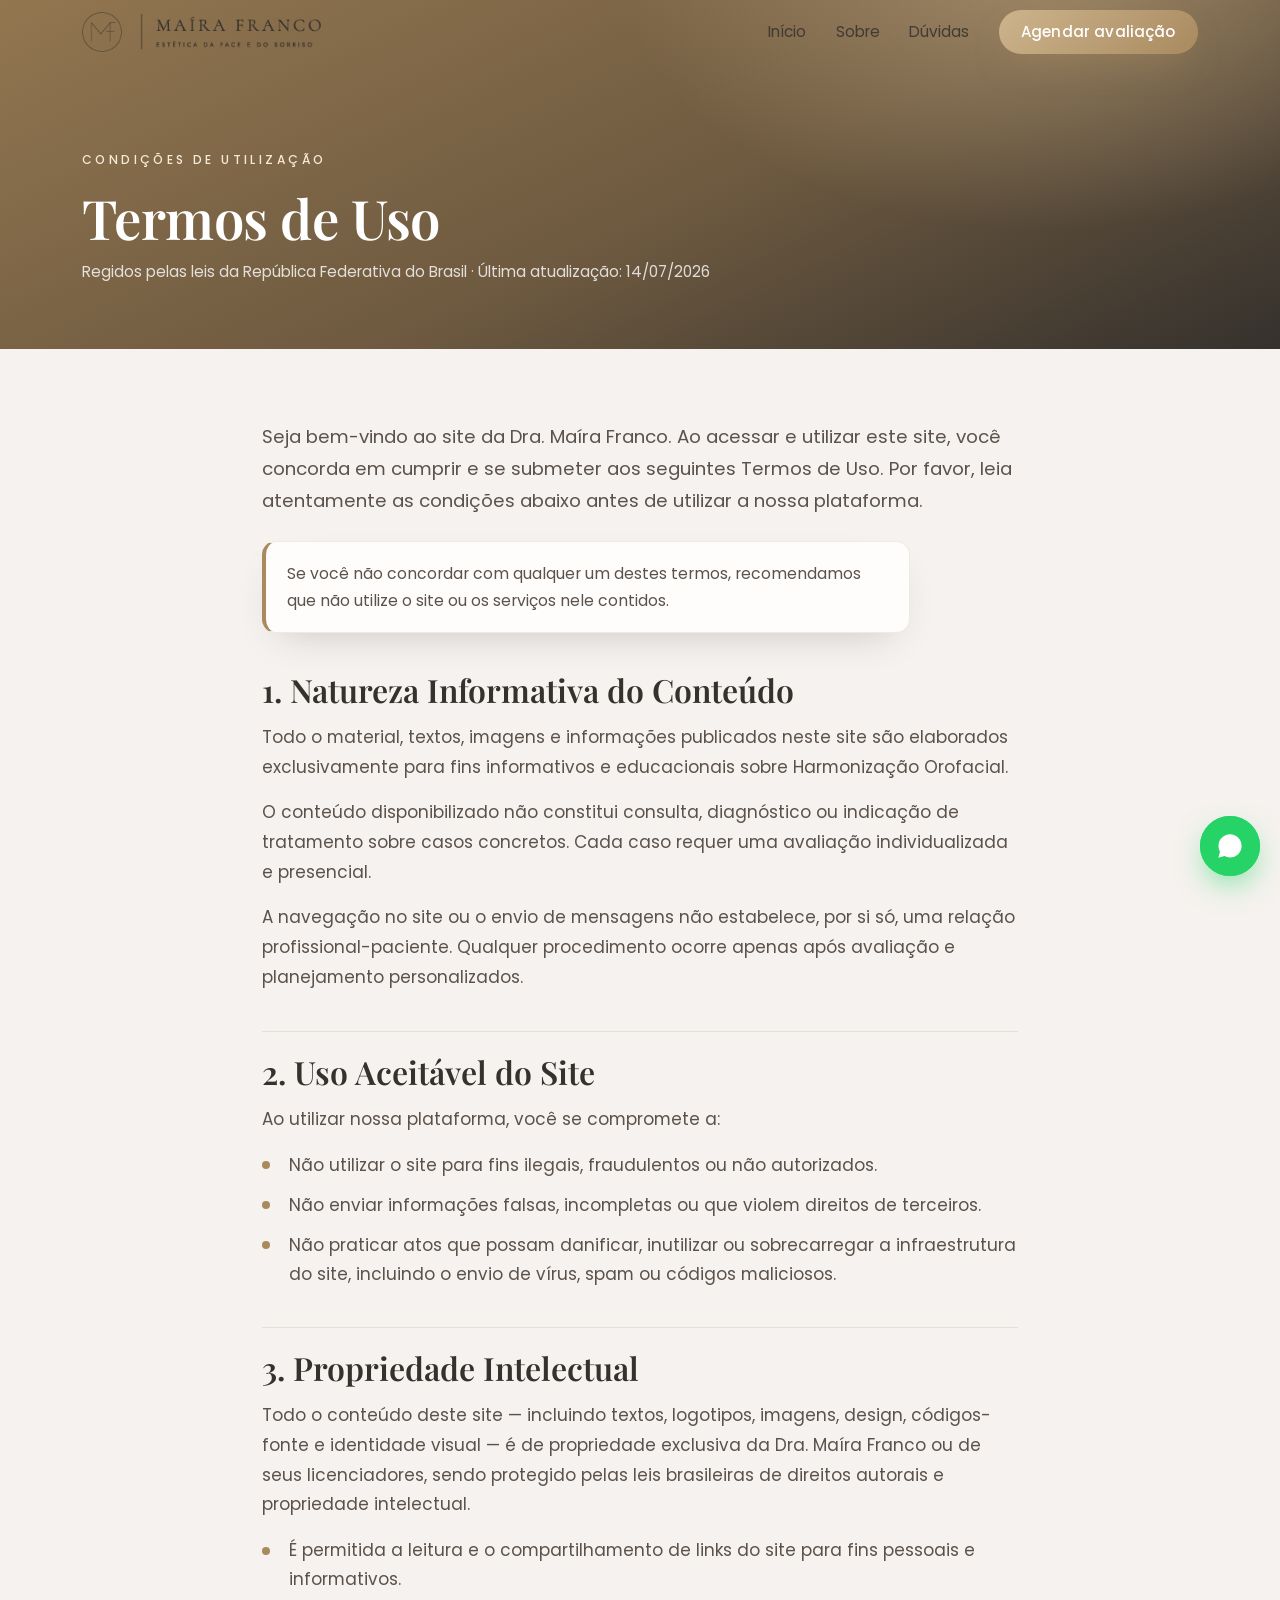
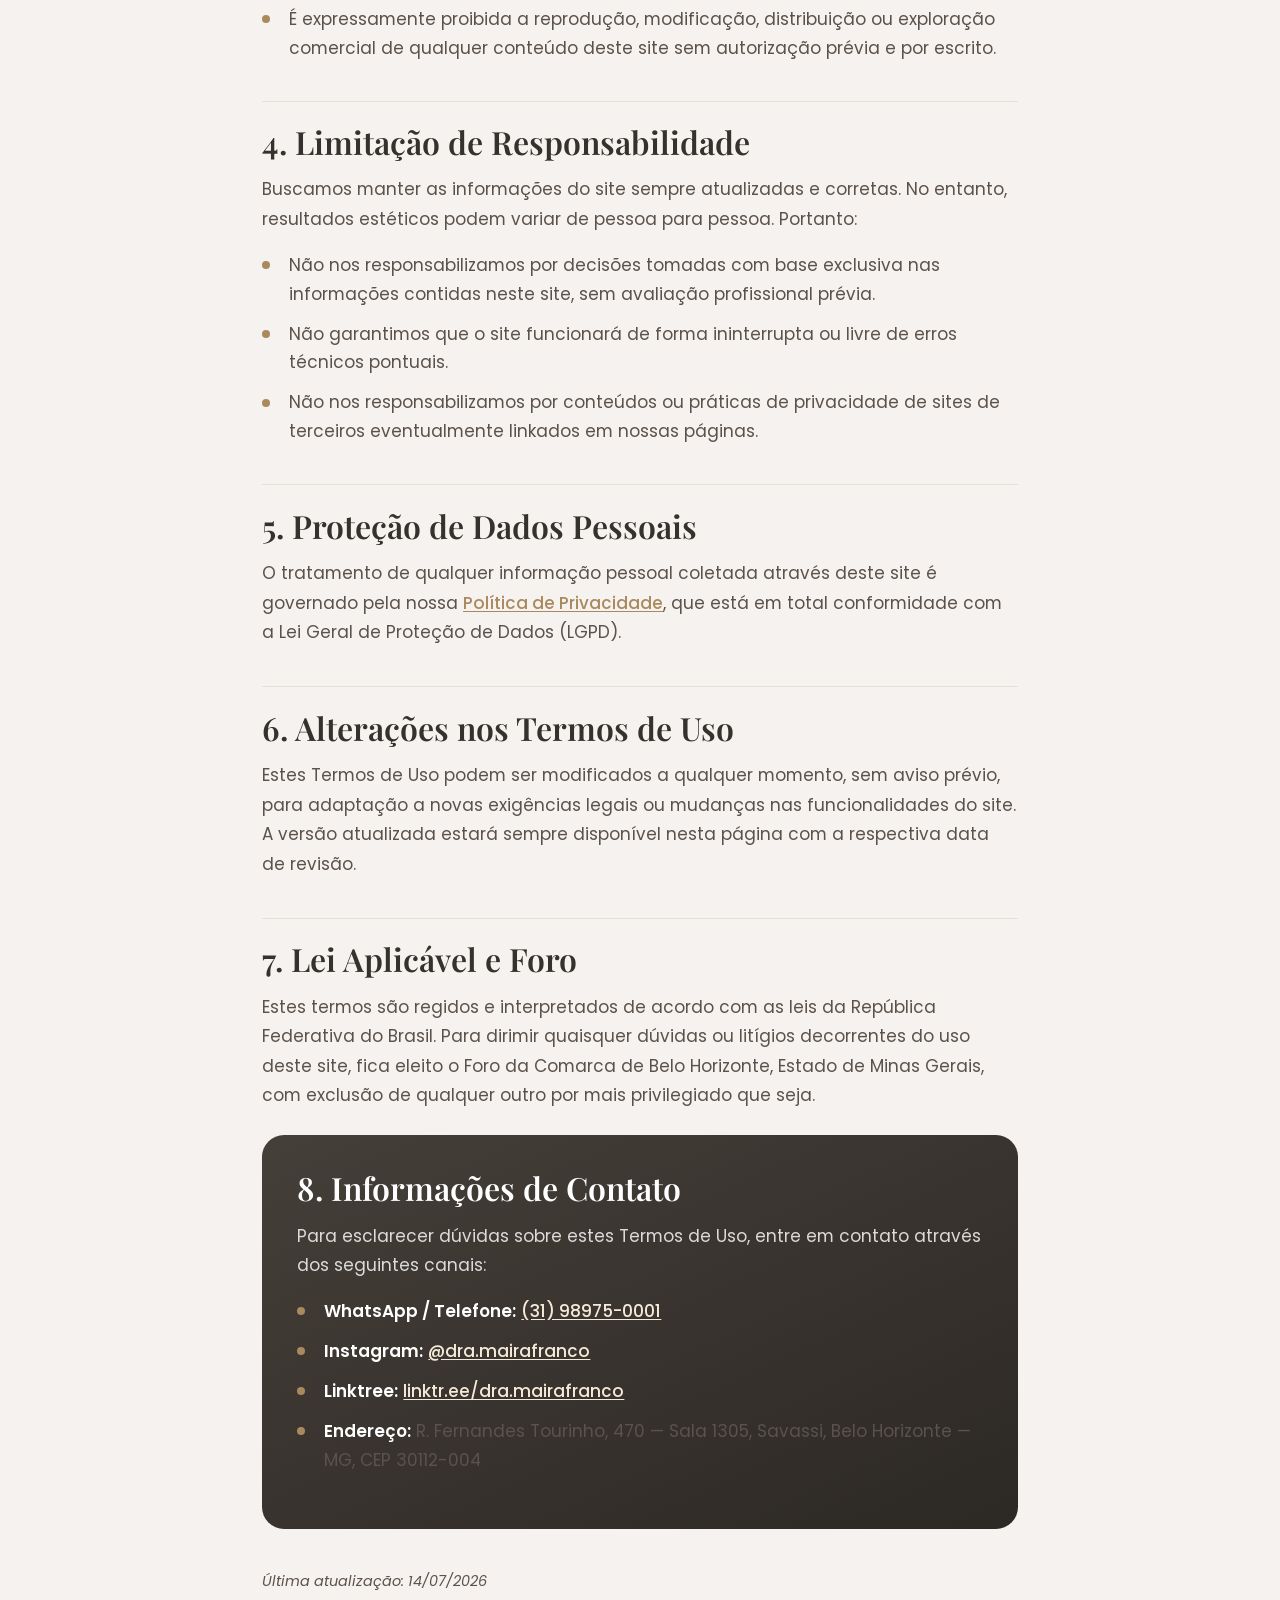
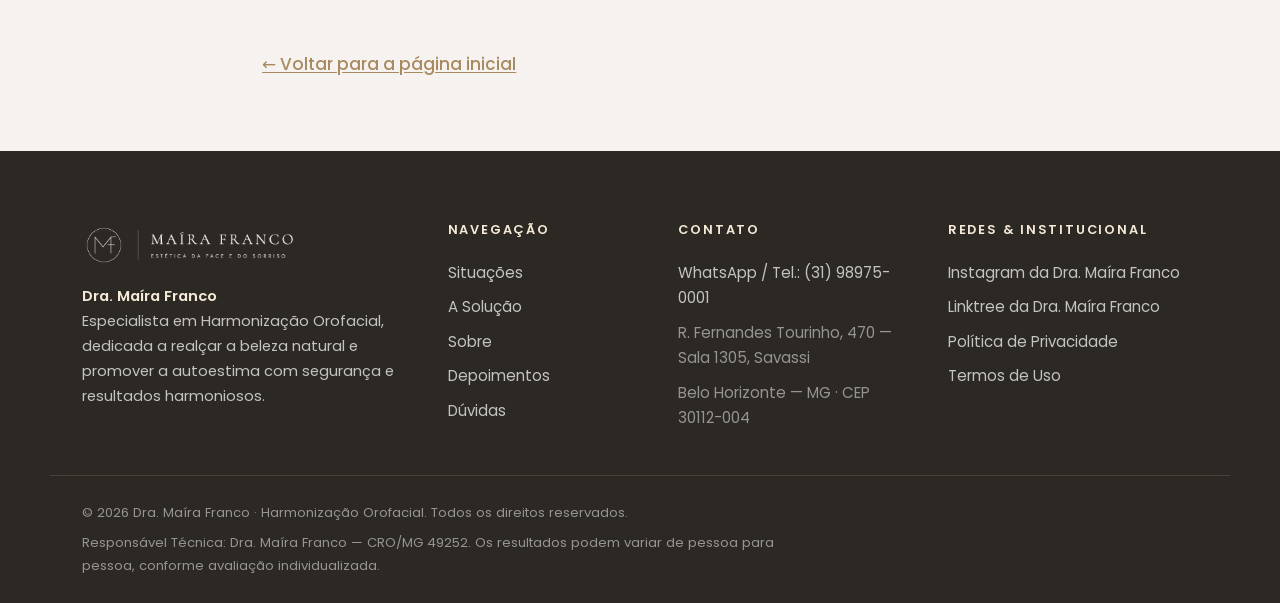
<file: termos.html>
<!DOCTYPE html>
<html lang="pt-BR">
<head>
<meta charset="UTF-8" />
<meta name="viewport" content="width=device-width, initial-scale=1.0, viewport-fit=cover" />
<meta name="theme-color" content="#35312D" />

<title>Termos de Uso | Dra. Maíra Franco</title>
<meta name="description" content="Termos de Uso do site da Dra. Maíra Franco - Harmonização Orofacial." />
<meta name="robots" content="noindex, follow" />

<link rel="icon" type="image/png" href="assets/img/favicon.png" />
<link rel="apple-touch-icon" href="assets/img/favicon.png" />

<link rel="preconnect" href="https://fonts.googleapis.com" />
<link rel="preconnect" href="https://fonts.gstatic.com" crossorigin />
<link href="https://fonts.googleapis.com/css2?family=Playfair+Display:wght@500;600;700&family=Poppins:wght@300;400;500;600&display=swap" rel="stylesheet" />

<link rel="stylesheet" href="assets/css/styles.css" />

<!-- Meta Pixel Code -->
<script>
!function(f,b,e,v,n,t,s)
{if(f.fbq)return;n=f.fbq=function(){n.callMethod?
n.callMethod.apply(n,arguments):n.queue.push(arguments)};
if(!f._fbq)f._fbq=n;n.push=n;n.loaded=!0;n.version='2.0';
n.queue=[];t=b.createElement(e);t.async=!0;
t.src=v;s=b.getElementsByTagName(e)[0];
s.parentNode.insertBefore(t,s)}(window, document,'script',
'https://connect.facebook.net/en_US/fbevents.js');
fbq('init', '1577852763442819');
fbq('track', 'PageView');
</script>
<noscript><img height="1" width="1" style="display:none"
src="https://www.facebook.com/tr?id=1577852763442819&ev=PageView&noscript=1"
/></noscript>
<!-- End Meta Pixel Code -->
</head>
<body>
<a class="skip-link" href="#conteudo">Ir para o conteúdo</a>

<header class="nav scrolled" id="topo">
  <div class="container nav__inner">
    <a class="nav__brand" href="index.html" aria-label="Dra. Maíra Franco - Início">
      <img class="nav__logo nav__logo--dark" src="assets/img/logo-dark.png" alt="Dra. Maíra Franco - Estética da Face e do Sorriso" width="200" height="42" />
    </a>
    <nav class="nav__menu" id="menu" aria-label="Navegação principal">
      <a href="index.html" class="nav__link">Início</a>
      <a href="index.html#sobre" class="nav__link">Sobre</a>
      <a href="index.html#faq" class="nav__link">Dúvidas</a>
      <a class="btn btn--rose nav__cta" data-cta="nav" href="https://wa.me/5531989750001?text=Ol%C3%A1%2C%20Dra.%20Ma%C3%ADra!%20Gostaria%20de%20agendar%20a%20minha%20avalia%C3%A7%C3%A3o." target="_blank" rel="noopener">Agendar avaliação</a>
    </nav>
    <button class="nav__toggle" id="navToggle" aria-label="Abrir menu" aria-expanded="false" aria-controls="menu">
      <span></span><span></span><span></span>
    </button>
  </div>
</header>

<main id="conteudo">
  <section class="legal-hero">
    <div class="legal-hero__bg" aria-hidden="true"></div>
    <div class="container">
      <span class="eyebrow">Condições de utilização</span>
      <h1>Termos de Uso</h1>
      <p class="legal-hero__meta">Regidos pelas leis da República Federativa do Brasil · Última atualização: 14/07/2026</p>
    </div>
  </section>

  <article class="legal">
    <div class="container legal__wrap">
      <p class="legal__intro">Seja bem-vindo ao site da Dra. Maíra Franco. Ao acessar e utilizar este site, você concorda em cumprir e se submeter aos seguintes Termos de Uso. Por favor, leia atentamente as condições abaixo antes de utilizar a nossa plataforma.</p>

      <p class="legal__callout">Se você não concordar com qualquer um destes termos, recomendamos que não utilize o site ou os serviços nele contidos.</p>

      <h2>1. Natureza Informativa do Conteúdo</h2>
      <p>Todo o material, textos, imagens e informações publicados neste site são elaborados exclusivamente para fins informativos e educacionais sobre Harmonização Orofacial.</p>
      <p>O conteúdo disponibilizado não constitui consulta, diagnóstico ou indicação de tratamento sobre casos concretos. Cada caso requer uma avaliação individualizada e presencial.</p>
      <p>A navegação no site ou o envio de mensagens não estabelece, por si só, uma relação profissional-paciente. Qualquer procedimento ocorre apenas após avaliação e planejamento personalizados.</p>

      <h2>2. Uso Aceitável do Site</h2>
      <p>Ao utilizar nossa plataforma, você se compromete a:</p>
      <ul class="legal__list">
        <li>Não utilizar o site para fins ilegais, fraudulentos ou não autorizados.</li>
        <li>Não enviar informações falsas, incompletas ou que violem direitos de terceiros.</li>
        <li>Não praticar atos que possam danificar, inutilizar ou sobrecarregar a infraestrutura do site, incluindo o envio de vírus, spam ou códigos maliciosos.</li>
      </ul>

      <h2>3. Propriedade Intelectual</h2>
      <p>Todo o conteúdo deste site — incluindo textos, logotipos, imagens, design, códigos-fonte e identidade visual — é de propriedade exclusiva da Dra. Maíra Franco ou de seus licenciadores, sendo protegido pelas leis brasileiras de direitos autorais e propriedade intelectual.</p>
      <ul class="legal__list">
        <li>É permitida a leitura e o compartilhamento de links do site para fins pessoais e informativos.</li>
        <li>É expressamente proibida a reprodução, modificação, distribuição ou exploração comercial de qualquer conteúdo deste site sem autorização prévia e por escrito.</li>
      </ul>

      <h2>4. Limitação de Responsabilidade</h2>
      <p>Buscamos manter as informações do site sempre atualizadas e corretas. No entanto, resultados estéticos podem variar de pessoa para pessoa. Portanto:</p>
      <ul class="legal__list">
        <li>Não nos responsabilizamos por decisões tomadas com base exclusiva nas informações contidas neste site, sem avaliação profissional prévia.</li>
        <li>Não garantimos que o site funcionará de forma ininterrupta ou livre de erros técnicos pontuais.</li>
        <li>Não nos responsabilizamos por conteúdos ou práticas de privacidade de sites de terceiros eventualmente linkados em nossas páginas.</li>
      </ul>

      <h2>5. Proteção de Dados Pessoais</h2>
      <p>O tratamento de qualquer informação pessoal coletada através deste site é governado pela nossa <a href="privacidade.html">Política de Privacidade</a>, que está em total conformidade com a Lei Geral de Proteção de Dados (LGPD).</p>

      <h2>6. Alterações nos Termos de Uso</h2>
      <p>Estes Termos de Uso podem ser modificados a qualquer momento, sem aviso prévio, para adaptação a novas exigências legais ou mudanças nas funcionalidades do site. A versão atualizada estará sempre disponível nesta página com a respectiva data de revisão.</p>

      <h2>7. Lei Aplicável e Foro</h2>
      <p>Estes termos são regidos e interpretados de acordo com as leis da República Federativa do Brasil. Para dirimir quaisquer dúvidas ou litígios decorrentes do uso deste site, fica eleito o Foro da Comarca de Belo Horizonte, Estado de Minas Gerais, com exclusão de qualquer outro por mais privilegiado que seja.</p>

      <div class="legal__contact">
        <h2>8. Informações de Contato</h2>
        <p>Para esclarecer dúvidas sobre estes Termos de Uso, entre em contato através dos seguintes canais:</p>
        <ul class="legal__list">
          <li><strong>WhatsApp / Telefone:</strong> <a href="https://wa.me/5531989750001" target="_blank" rel="noopener">(31) 98975-0001</a></li>
          <li><strong>Instagram:</strong> <a href="https://www.instagram.com/dra.mairafranco" target="_blank" rel="noopener">@dra.mairafranco</a></li>
          <li><strong>Linktree:</strong> <a href="https://linktr.ee/dra.mairafranco" target="_blank" rel="noopener">linktr.ee/dra.mairafranco</a></li>
          <li><strong>Endereço:</strong> R. Fernandes Tourinho, 470 — Sala 1305, Savassi, Belo Horizonte — MG, CEP 30112-004</li>
        </ul>
      </div>

      <p class="legal__updated">Última atualização: 14/07/2026</p>
      <a class="legal__back" href="index.html">&larr; Voltar para a página inicial</a>
    </div>
  </article>
</main>

<footer class="footer">
  <div class="container footer__grid">
    <div class="footer__brand">
      <img src="assets/img/logo-light.png" alt="Dra. Maíra Franco - Estética da Face e do Sorriso" width="220" height="46" loading="lazy" />
      <p><strong>Dra. Maíra Franco</strong><br />Especialista em Harmonização Orofacial, dedicada a realçar a beleza natural e promover a autoestima com segurança e resultados harmoniosos.</p>
    </div>
    <nav class="footer__col" aria-label="Navegação do rodapé">
      <h3>Navegação</h3>
      <a href="index.html#situacoes">Situações</a>
      <a href="index.html#solucao">A Solução</a>
      <a href="index.html#sobre">Sobre</a>
      <a href="index.html#depoimentos">Depoimentos</a>
      <a href="index.html#faq">Dúvidas</a>
    </nav>
    <div class="footer__col">
      <h3>Contato</h3>
      <a href="https://wa.me/5531989750001" target="_blank" rel="noopener">WhatsApp / Tel.: (31) 98975-0001</a>
      <span class="footer__muted">R. Fernandes Tourinho, 470 — Sala 1305, Savassi</span>
      <span class="footer__muted">Belo Horizonte — MG · CEP 30112-004</span>
    </div>
    <div class="footer__col">
      <h3>Redes &amp; Institucional</h3>
      <a href="https://www.instagram.com/dra.mairafranco" target="_blank" rel="noopener">Instagram da Dra. Maíra Franco</a>
      <a href="https://linktr.ee/dra.mairafranco" target="_blank" rel="noopener">Linktree da Dra. Maíra Franco</a>
      <a href="privacidade.html">Política de Privacidade</a>
      <a href="termos.html">Termos de Uso</a>
    </div>
  </div>
  <div class="footer__bottom container">
    <p>&copy; <span id="year">2026</span> Dra. Maíra Franco · Harmonização Orofacial. Todos os direitos reservados.</p>
    <p class="footer__disclaimer">Responsável Técnica: Dra. Maíra Franco — CRO/MG 49252. Os resultados podem variar de pessoa para pessoa, conforme avaliação individualizada.</p>
  </div>
</footer>

<a class="wa-float" data-cta="float" href="https://wa.me/5531989750001?text=Ol%C3%A1%2C%20Dra.%20Ma%C3%ADra!%20Gostaria%20de%20agendar%20a%20minha%20avalia%C3%A7%C3%A3o." target="_blank" rel="noopener" aria-label="Falar no WhatsApp">
  <svg viewBox="0 0 24 24" width="28" height="28" aria-hidden="true"><path fill="currentColor" d="M12.04 2C6.58 2 2.13 6.45 2.13 11.91c0 1.75.46 3.45 1.32 4.95L2 22l5.25-1.38c1.45.79 3.08 1.21 4.79 1.21 5.46 0 9.91-4.45 9.91-9.91S17.5 2 12.04 2m4.52 12.4c-.25-.12-1.47-.72-1.69-.81-.23-.08-.39-.12-.56.13-.16.24-.64.8-.79.97-.14.16-.29.18-.54.06-.25-.12-1.05-.39-1.99-1.23-.74-.66-1.23-1.47-1.38-1.72-.14-.24-.02-.37.11-.5.11-.11.25-.29.37-.43.12-.14.16-.24.25-.41.08-.16.04-.31-.02-.43-.06-.12-.56-1.34-.76-1.84-.2-.48-.41-.42-.56-.43h-.48c-.16 0-.43.06-.66.31-.23.24-.86.85-.86 2.07 0 1.22.89 2.4 1.01 2.56.12.16 1.75 2.67 4.25 3.74.59.26 1.05.41 1.41.52.59.19 1.13.16 1.56.1.48-.07 1.47-.6 1.68-1.18.21-.58.21-1.07.14-1.18z"/></svg>
</a>

<script src="assets/js/main.js" defer></script>
</body>
</html>
</file>
<file: assets/css/styles.css>
/* =========================================================
   Dra. Maíra Franco — Harmonização Orofacial
   Paleta: #35312D · #b3a084 · #c6b197 · #e4d7c1 · #EEEBE9
           #f5ead8 · #cdb48d · #a98a5f
   Fontes: Playfair Display (títulos) · Poppins (corpo)
   ========================================================= */

:root{
  --ink:#35312D;
  --ink-soft:#5b524b;
  --taupe:#b3a084;
  --nude:#c6b197;
  --blush:#e4d7c1;
  --peach:#f5ead8;
  --rose:#cdb48d;
  --plum:#a98a5f;
  --plum-2:#927650;
  --cream:#EEEBE9;
  --cream-2:#f6f2ef;
  --white:#fffdfb;

  --wa:#25d366;

  --maxw:1180px;
  --pad:clamp(1.1rem,5vw,2rem);
  --radius:22px;
  --radius-sm:14px;
  --shadow:0 26px 60px -28px rgba(53,49,45,.4);
  --shadow-soft:0 16px 40px -20px rgba(53,49,45,.28);
  --shadow-rose:0 16px 34px -12px rgba(169,138,95,.5);

  --ff-serif:"Playfair Display", Georgia, "Times New Roman", serif;
  --ff-sans:"Poppins", system-ui, -apple-system, "Segoe UI", Roboto, Arial, sans-serif;
}

/* ---------- Reset / base ---------- */
*,*::before,*::after{box-sizing:border-box}
html{scroll-behavior:smooth;-webkit-text-size-adjust:100%}
html,body{max-width:100%;overflow-x:hidden}
body{
  margin:0;font-family:var(--ff-sans);background:var(--cream-2);color:var(--ink);
  line-height:1.7;font-weight:400;font-size:clamp(1rem,.96rem + .28vw,1.06rem);
  -webkit-font-smoothing:antialiased;text-rendering:optimizeLegibility;
}
img{max-width:100%;height:auto;display:block}
a{color:inherit;text-decoration:none}
h1,h2,h3{margin:0;line-height:1.15;font-weight:600}
p{margin:0}
ul{margin:0;padding:0;list-style:none}

.container{width:100%;max-width:var(--maxw);margin-inline:auto;padding-inline:var(--pad)}
.section{padding-block:clamp(3.5rem,8vw,6.5rem)}

/* Blindagem anti-overflow */
.hero__grid>*,.solucao__grid>*,.sobre__grid>*,.faq__grid>*,.footer__grid>*,
.cards>*,.info__grid>*,.benefit>*,.info__item>*{min-width:0}

.skip-link{position:absolute;left:-999px;top:0;background:var(--plum);color:#fff;padding:.6rem 1rem;z-index:1000;border-radius:0 0 8px 0}
.skip-link:focus{left:0}

h1,h2,h3,.hero__subtitle,.section__text{text-wrap:balance}
p{text-wrap:pretty}

/* ---------- Eyebrow / títulos ---------- */
.eyebrow{display:inline-block;font-size:.76rem;letter-spacing:.28em;text-transform:uppercase;font-weight:500;
  color:var(--plum);margin-bottom:1rem;position:relative;padding-left:2.6rem}
.eyebrow::before{content:"";position:absolute;left:0;top:.55em;width:1.9rem;height:1px;background:var(--plum)}
.eyebrow--light{color:var(--peach)}
.eyebrow--light::before{background:var(--peach)}

.section__head{max-width:640px;margin-inline:auto;text-align:center;margin-bottom:clamp(2.4rem,5vw,3.6rem)}
.section__head .eyebrow{padding-left:0}
.section__head .eyebrow::before{display:none}
.section__title{font-family:var(--ff-serif);font-weight:600;letter-spacing:-.01em;color:var(--ink);
  font-size:clamp(1.85rem,1.3rem + 2.4vw,2.9rem);margin-bottom:1.1rem}
.section__title--light{color:#fff}
.section__text{font-size:clamp(1.02rem,.98rem + .35vw,1.16rem);color:var(--ink-soft);line-height:1.75}
.section__text--light{color:rgba(255,255,255,.85)}

/* ---------- Botões ---------- */
.btn{display:inline-flex;align-items:center;justify-content:center;gap:.6rem;min-height:52px;padding:.85rem 1.7rem;
  font-family:var(--ff-sans);font-weight:500;font-size:1rem;line-height:1.2;border:none;border-radius:999px;
  cursor:pointer;text-align:center;letter-spacing:.01em;
  transition:transform .25s ease,box-shadow .25s ease,background .25s ease,color .25s ease}
.btn__icon{flex:0 0 auto}
.btn--rose{background:linear-gradient(135deg,var(--rose),var(--plum));color:#fff;box-shadow:var(--shadow-rose)}
.btn--rose:hover{transform:translateY(-3px);box-shadow:0 22px 42px -12px rgba(169,138,95,.7)}
.btn--cream{background:var(--white);color:var(--plum-2);box-shadow:var(--shadow-soft)}
.btn--cream:hover{transform:translateY(-3px);box-shadow:0 20px 40px -14px rgba(53,49,45,.4)}
.btn--ghost{background:transparent;border:1.5px solid rgba(53,49,45,.25);color:var(--ink);min-height:44px;box-shadow:none}
.btn--ghost:hover{border-color:var(--plum);color:var(--plum)}
.btn--lg{min-height:60px;padding:1rem 2.1rem;font-size:1.06rem}
.btn--sm{min-height:44px;padding:.55rem 1.3rem;font-size:.95rem}
.btn:active{transform:translateY(-1px) scale(.99)}
.btn:focus-visible{outline:3px solid var(--plum);outline-offset:3px}

/* =========================================================
   NAVBAR
   ========================================================= */
.nav{position:fixed;top:0;left:0;right:0;z-index:900;padding-block:.65rem;transition:background .3s ease,box-shadow .3s ease,padding .3s ease}
.nav__inner{display:flex;align-items:center;justify-content:space-between;gap:1rem}
.nav__brand{display:flex;align-items:center}
.nav__logo{height:clamp(30px,5vw,40px);width:auto}
.nav__logo--light{display:none}
.nav.scrolled{background:rgba(255,253,251,.85);-webkit-backdrop-filter:blur(14px);backdrop-filter:blur(14px);box-shadow:0 8px 30px -16px rgba(53,49,45,.3)}
.nav__menu{display:flex;align-items:center;gap:clamp(1rem,2.3vw,2rem)}
.nav__link{font-weight:400;font-size:.96rem;color:var(--ink);position:relative;padding:.3rem 0;opacity:.85;transition:opacity .2s,color .2s}
.nav__link::after{content:"";position:absolute;left:0;bottom:-2px;width:0;height:1.5px;background:var(--plum);transition:width .28s ease}
.nav__link:hover{opacity:1;color:var(--plum)}
.nav__link:hover::after{width:100%}
.nav__cta{min-height:44px;padding:.55rem 1.4rem;font-size:.94rem}
.nav__toggle{display:none;flex-direction:column;gap:5px;width:46px;height:46px;align-items:center;justify-content:center;background:transparent;border:none;cursor:pointer}
.nav__toggle span{width:26px;height:2px;background:var(--ink);border-radius:2px;transition:transform .3s ease,opacity .3s ease}

/* =========================================================
   HERO
   ========================================================= */
.hero{position:relative;background:var(--cream);overflow:hidden;
  padding-top:clamp(6.5rem,14vw,9rem);padding-bottom:clamp(3rem,7vw,5rem)}
.hero__bg{position:absolute;inset:0;z-index:0;
  background:
    radial-gradient(760px 520px at 88% 12%, rgba(228,215,193,.55), transparent 62%),
    radial-gradient(620px 460px at 6% 92%, rgba(245,234,216,.45), transparent 60%),
    linear-gradient(180deg,var(--cream),var(--cream-2));}
.hero__bg::after{content:"";position:absolute;inset:0;opacity:.4;
  background-image:radial-gradient(rgba(179,160,132,.12) 1px,transparent 1px);background-size:26px 26px}
.hero__grid{position:relative;z-index:1;display:grid;grid-template-columns:1.05fr .95fr;gap:clamp(2rem,5vw,4rem);align-items:center}
.hero__content{max-width:38rem}
.hero__title{font-family:var(--ff-serif);font-weight:600;font-size:clamp(2.2rem,1.5rem + 3.6vw,3.7rem);letter-spacing:-.015em;
  color:var(--ink);margin-bottom:1.25rem;line-height:1.12}
.hero__subtitle{font-size:clamp(1.05rem,1rem + .5vw,1.24rem);color:var(--ink-soft);margin-bottom:2rem;line-height:1.7}
.hero__actions{display:flex;flex-direction:column;gap:.9rem;align-items:flex-start;width:100%}
.hero__actions .btn{max-width:100%}
.hero__trust{font-size:.9rem;color:var(--taupe);font-weight:500}

.hero__media{position:relative;justify-self:center;width:min(100%,440px)}
.hero__photo{position:relative;z-index:1;border-radius:50% 50% 46% 46%/44% 44% 52% 52%;overflow:hidden;
  aspect-ratio:1/1;box-shadow:var(--shadow);border:6px solid var(--white)}
.hero__photo::before{content:"";position:absolute;inset:0;z-index:1;background:linear-gradient(180deg,transparent 60%,rgba(179,160,132,.25))}
.hero__photo>img{width:100%;height:100%;object-fit:cover;object-position:50% 20%}
.hero__media::after{content:"";position:absolute;inset:-6% -6% -6% -6%;z-index:0;border-radius:50%;
  background:radial-gradient(circle at 50% 40%,rgba(169,138,95,.18),transparent 62%)}
.hero__chip{position:absolute;z-index:2;left:-6px;bottom:26px;display:flex;align-items:center;gap:.65rem;
  background:rgba(255,253,251,.82);-webkit-backdrop-filter:blur(10px);backdrop-filter:blur(10px);
  border:1px solid rgba(255,255,255,.7);border-radius:16px;padding:.7rem 1rem;box-shadow:var(--shadow-soft)}
.hero__chip-ico{display:grid;place-content:center;width:34px;height:34px;border-radius:50%;background:linear-gradient(135deg,var(--rose),var(--plum));color:#fff;font-size:1rem}
.hero__chip strong{display:block;font-size:.9rem;color:var(--ink);font-weight:600}
.hero__chip span{display:block;font-size:.76rem;color:var(--ink-soft)}

/* =========================================================
   CARDS (situações / diferenciais / depoimentos)
   ========================================================= */
.cards{display:grid;gap:clamp(1rem,2.2vw,1.6rem)}
.cards--5{grid-template-columns:repeat(3,1fr)}
.cards--3{grid-template-columns:repeat(3,1fr)}

.card{background:var(--white);border:1px solid rgba(179,160,132,.16);border-radius:var(--radius);
  padding:clamp(1.5rem,3vw,2rem);box-shadow:var(--shadow-soft);
  transition:transform .3s ease,box-shadow .3s ease,border-color .3s ease}
.card:hover{transform:translateY(-6px);box-shadow:var(--shadow);border-color:rgba(169,138,95,.35)}
.card__ico{display:grid;place-content:center;width:56px;height:56px;border-radius:16px;margin-bottom:1.1rem;
  background:linear-gradient(135deg,rgba(245,234,216,.6),rgba(228,215,193,.55));color:var(--plum-2)}
.cards--soft .card__ico{background:linear-gradient(135deg,rgba(205,180,141,.28),rgba(169,138,95,.22));color:var(--plum-2)}
.card__title{font-family:var(--ff-serif);font-size:1.28rem;font-weight:600;color:var(--ink);margin-bottom:.6rem;line-height:1.25}
.card__text{font-size:.98rem;color:var(--ink-soft);line-height:1.65}

/* =========================================================
   A SOLUÇÃO (banda escura/rosé)
   ========================================================= */
.solucao{position:relative;overflow:hidden;color:#fff}
.solucao__bg{position:absolute;inset:0;z-index:0;
  background:radial-gradient(700px 500px at 85% 10%,rgba(169,138,95,.5),transparent 60%),linear-gradient(160deg,#453f39,#35312D 60%,#2c2824)}
.solucao__bg::after{content:"";position:absolute;inset:0;opacity:.5;
  background-image:radial-gradient(rgba(245,234,216,.08) 1px,transparent 1px);background-size:26px 26px}
.solucao__grid{position:relative;z-index:1;display:grid;grid-template-columns:1fr 1.05fr;gap:clamp(2rem,5vw,4rem);align-items:center}
.solucao__intro{max-width:34rem}
.benefits{display:grid;gap:1rem}
.benefit{display:flex;gap:1.1rem;align-items:flex-start;background:rgba(255,255,255,.06);
  border:1px solid rgba(245,234,216,.16);border-radius:var(--radius-sm);padding:1.2rem 1.3rem;
  transition:transform .3s ease,background .3s ease,border-color .3s ease}
.benefit:hover{transform:translateX(4px);background:rgba(255,255,255,.1);border-color:rgba(245,234,216,.35)}
.benefit__ico{flex:0 0 auto;width:46px;height:46px;display:grid;place-content:center;border-radius:12px;
  background:linear-gradient(135deg,rgba(245,234,216,.22),rgba(169,138,95,.28));color:var(--peach)}
.benefit h3{font-family:var(--ff-serif);font-size:1.2rem;font-weight:600;color:#fff;margin-bottom:.3rem}
.benefit p{font-size:.95rem;color:rgba(255,255,255,.78);line-height:1.6}

/* =========================================================
   POR QUE ESCOLHER
   ========================================================= */
.porque{background:var(--cream-2)}

/* =========================================================
   SOBRE
   ========================================================= */
.sobre{background:linear-gradient(180deg,var(--cream-2),var(--cream))}
.sobre__grid{display:grid;grid-template-columns:.9fr 1.1fr;gap:clamp(2rem,5vw,4.5rem);align-items:center}
.sobre__media{position:relative;width:min(100%,420px);justify-self:center}
.sobre__photo{position:relative;border-radius:var(--radius);overflow:hidden;aspect-ratio:1/1;
  box-shadow:var(--shadow);border:6px solid var(--white)}
.sobre__photo::after{content:"";position:absolute;inset:0;background:linear-gradient(160deg,transparent 55%,rgba(169,138,95,.2))}
.sobre__photo>img{width:100%;height:100%;object-fit:cover;object-position:50% 18%}
.sobre__tags{display:flex;gap:.8rem;margin-top:1rem;flex-wrap:wrap}
.sobre__tags span{flex:1 1 160px;background:var(--white);border:1px solid rgba(179,160,132,.18);border-radius:var(--radius-sm);
  padding:.8rem 1rem;font-size:.92rem;color:var(--ink);box-shadow:var(--shadow-soft)}
.sobre__tags strong{display:block;font-size:.72rem;letter-spacing:.12em;text-transform:uppercase;color:var(--plum);margin-bottom:.2rem;font-weight:600}
.sobre__content{max-width:38rem}
.quote{margin:1.6rem 0 2rem;padding:1.4rem 1.6rem;background:var(--white);border-radius:var(--radius-sm);
  border-left:3px solid var(--plum);box-shadow:var(--shadow-soft);position:relative}
.quote::before{content:"\201C";position:absolute;top:-.2rem;left:.8rem;font-family:var(--ff-serif);font-size:3.5rem;color:rgba(169,138,95,.25);line-height:1}
.quote p{font-family:var(--ff-serif);font-style:italic;font-size:clamp(1.08rem,1rem + .5vw,1.28rem);color:var(--ink);line-height:1.55}

/* =========================================================
   DEPOIMENTOS
   ========================================================= */
.depoimentos{background:var(--cream)}
.testimonial{background:var(--white);border:1px solid rgba(179,160,132,.16);border-radius:var(--radius);
  padding:clamp(1.6rem,3vw,2rem);box-shadow:var(--shadow-soft);display:flex;flex-direction:column;gap:1rem;
  transition:transform .3s ease,box-shadow .3s ease}
.testimonial:hover{transform:translateY(-6px);box-shadow:var(--shadow)}
.testimonial__stars{color:var(--plum);letter-spacing:.15em;font-size:.95rem}
.testimonial blockquote{margin:0;font-size:1rem;color:var(--ink-soft);line-height:1.7;font-style:italic}
.testimonial figcaption{display:flex;align-items:center;gap:.8rem;margin-top:auto}
.testimonial__avatar{flex:0 0 auto;width:46px;height:46px;border-radius:50%;display:grid;place-content:center;
  background:linear-gradient(135deg,var(--rose),var(--plum));color:#fff;font-family:var(--ff-serif);font-size:1.3rem;font-weight:600}
.testimonial figcaption strong{display:block;color:var(--ink);font-weight:600}
.testimonial figcaption span span,.testimonial figcaption>span{font-size:.88rem;color:var(--taupe)}
.testimonial figcaption>span{display:flex;flex-direction:column}

/* =========================================================
   FAQ
   ========================================================= */
.faq{background:var(--cream-2)}
.faq__grid{display:grid;grid-template-columns:.85fr 1.15fr;gap:clamp(2rem,5vw,4rem);align-items:start}
.faq__head{position:sticky;top:100px}
.faq__head .section__title{font-size:clamp(1.6rem,1.2rem + 1.8vw,2.3rem)}
.faq__head .btn{margin-top:1.4rem}
.faq__list{display:grid;gap:1rem}
.faq__item{background:var(--white);border:1px solid rgba(179,160,132,.18);border-radius:var(--radius-sm);overflow:hidden;
  transition:box-shadow .3s ease,border-color .3s ease}
.faq__item[open]{box-shadow:var(--shadow-soft);border-color:rgba(169,138,95,.4)}
.faq__q{list-style:none;cursor:pointer;display:flex;align-items:center;justify-content:space-between;gap:1rem;
  padding:1.2rem 1.4rem;font-weight:500;font-size:clamp(1rem,.98rem + .25vw,1.1rem);color:var(--ink)}
.faq__q::-webkit-details-marker{display:none}
.faq__plus{position:relative;flex:0 0 auto;width:22px;height:22px}
.faq__plus::before,.faq__plus::after{content:"";position:absolute;top:50%;left:50%;transform:translate(-50%,-50%);background:var(--plum);border-radius:2px;transition:transform .3s ease,opacity .3s ease}
.faq__plus::before{width:14px;height:2px}
.faq__plus::after{width:2px;height:14px}
.faq__item[open] .faq__plus::after{transform:translate(-50%,-50%) rotate(90deg);opacity:0}
.faq__a{max-height:0;overflow:hidden;transition:max-height .4s ease}
.faq__a p{padding:0 1.4rem 1.3rem;color:var(--ink-soft);line-height:1.7}
.faq__item[open] .faq__a{max-height:720px}

/* =========================================================
   CTA FINAL
   ========================================================= */
.cta-final{position:relative;overflow:hidden;color:#fff;text-align:center;padding-block:clamp(4rem,9vw,7rem)}
.cta-final__bg{position:absolute;inset:0;
  background:radial-gradient(680px 420px at 50% 0%,rgba(205,180,141,.5),transparent 62%),linear-gradient(155deg,#927650,#6e5a40 55%,#35312D)}
.cta-final__inner{position:relative;z-index:1;max-width:46rem;margin-inline:auto;display:grid;justify-items:center;gap:1rem}
.cta-final .eyebrow{padding-left:0}
.cta-final .eyebrow::before{display:none}
.cta-final__title{font-family:var(--ff-serif);font-weight:600;font-size:clamp(2rem,1.4rem + 3vw,3.2rem);color:#fff;letter-spacing:-.01em;line-height:1.15}
.cta-final__text{color:rgba(255,255,255,.9);font-size:clamp(1.02rem,1rem + .35vw,1.18rem);max-width:44ch}
.cta-final__note{margin-top:.4rem;font-weight:600;color:var(--peach);letter-spacing:.02em}

/* =========================================================
   INFO DE ATENDIMENTO
   ========================================================= */
.info{background:var(--cream);padding-block:clamp(2.5rem,5vw,3.5rem)}
.info__grid{display:grid;grid-template-columns:1fr 1fr;gap:1.4rem}
.info__item{display:flex;gap:1rem;align-items:center;background:var(--white);border:1px solid rgba(179,160,132,.16);
  border-radius:var(--radius);padding:1.4rem 1.6rem;box-shadow:var(--shadow-soft)}
.info__ico{flex:0 0 auto;width:52px;height:52px;display:grid;place-content:center;border-radius:14px;
  background:linear-gradient(135deg,rgba(245,234,216,.6),rgba(228,215,193,.5));color:var(--plum-2)}
.info__item h3{font-family:var(--ff-serif);font-size:1.15rem;color:var(--ink);margin-bottom:.15rem}
.info__item p{font-size:.95rem;color:var(--ink-soft)}
.info__item a{color:var(--plum);font-weight:500}

/* =========================================================
   RODAPÉ
   ========================================================= */
.footer{background:#2c2824;color:rgba(255,255,255,.72);padding-top:clamp(3rem,6vw,4.5rem)}
.footer__grid{display:grid;grid-template-columns:1.7fr 1fr 1.2fr 1.3fr;gap:2.4rem;padding-bottom:2.5rem}
.footer__brand img{height:44px;width:auto;margin-bottom:1.1rem}
.footer__brand p{font-size:.92rem;line-height:1.7;max-width:36ch}
.footer__brand strong{color:var(--peach);font-weight:600}
.footer__col h3{font-size:.8rem;letter-spacing:.14em;text-transform:uppercase;color:var(--peach);margin-bottom:1.1rem;font-weight:600}
.footer__col a,.footer__muted{display:block;font-size:.94rem;padding:.28rem 0;color:rgba(255,255,255,.72);transition:color .2s}
.footer__col a:hover{color:#fff}
.footer__muted{color:rgba(255,255,255,.5)}
.footer__bottom{border-top:1px solid rgba(245,234,216,.14);padding-block:1.6rem;display:flex;flex-direction:column;gap:.5rem}
.footer__bottom p{font-size:.82rem;color:rgba(255,255,255,.5)}
.footer__disclaimer{max-width:90ch}

/* =========================================================
   STICKY CTA / WHATSAPP / COOKIES
   ========================================================= */
.sticky-cta{position:fixed;left:12px;right:12px;bottom:12px;z-index:850;display:none;align-items:center;justify-content:center;gap:.5rem;
  min-height:56px;border-radius:16px;font-weight:600;font-size:1.02rem;color:#fff;
  background:linear-gradient(135deg,var(--rose),var(--plum));box-shadow:0 14px 30px -8px rgba(169,138,95,.6);
  padding-bottom:env(safe-area-inset-bottom)}
.wa-float{position:fixed;right:20px;bottom:24px;z-index:840;width:60px;height:60px;border-radius:50%;
  display:flex;align-items:center;justify-content:center;color:#fff;background:var(--wa);
  box-shadow:0 12px 30px -6px rgba(37,211,102,.6);transition:transform .25s ease}
.wa-float::after{content:"";position:absolute;inset:0;border-radius:50%;border:2px solid var(--wa);animation:pulse 2.2s ease-out infinite}
.wa-float:hover{transform:scale(1.08)}
@keyframes pulse{0%{transform:scale(1);opacity:.7}100%{transform:scale(1.5);opacity:0}}

.cookie{position:fixed;left:12px;right:12px;bottom:12px;z-index:860;max-width:520px;margin-inline:auto;
  background:rgba(44,40,36,.97);-webkit-backdrop-filter:blur(12px);backdrop-filter:blur(12px);
  border:1px solid rgba(245,234,216,.22);border-radius:16px;padding:1.1rem 1.2rem;color:rgba(255,255,255,.85);
  box-shadow:var(--shadow);display:flex;flex-direction:column;gap:.9rem}
.cookie[hidden]{display:none}
.cookie p{font-size:.88rem;line-height:1.55}
.cookie a{color:var(--peach);text-decoration:underline}
.cookie__actions{display:flex;gap:.7rem;justify-content:flex-end}

/* =========================================================
   ANIMAÇÕES
   ========================================================= */
.reveal{opacity:0;transform:translateY(28px);transition:opacity .7s cubic-bezier(.2,.7,.2,1),transform .7s cubic-bezier(.2,.7,.2,1)}
.reveal.is-visible{opacity:1;transform:none}
.reveal[data-delay="1"]{transition-delay:.1s}
.reveal[data-delay="2"]{transition-delay:.2s}
.reveal[data-delay="3"]{transition-delay:.3s}

/* =========================================================
   PÁGINA LEGAL (Política de Privacidade / Termos)
   ========================================================= */
.legal-hero{position:relative;overflow:hidden;color:#fff;
  padding-top:clamp(6.5rem,14vw,9rem);padding-bottom:clamp(2.5rem,6vw,4rem)}
.legal-hero__bg{position:absolute;inset:0;z-index:0;
  background:radial-gradient(720px 440px at 82% -10%,rgba(205,180,141,.5),transparent 60%),linear-gradient(155deg,#927650,#6e5a40 55%,#35312D)}
.legal-hero .container{position:relative;z-index:1}
.legal-hero .eyebrow{padding-left:0;color:var(--peach)}
.legal-hero .eyebrow::before{display:none}
.legal-hero h1{font-family:var(--ff-serif);font-weight:600;font-size:clamp(2.1rem,1.5rem + 3vw,3.4rem);letter-spacing:-.01em;color:#fff;margin-bottom:.6rem}
.legal-hero__meta{color:rgba(255,255,255,.8);font-size:.95rem}

.legal{background:var(--cream-2);padding-block:clamp(2.5rem,6vw,4.5rem)}
.legal__wrap{max-width:820px;margin-inline:auto}
.legal__intro{font-size:clamp(1.02rem,1rem + .3vw,1.15rem);color:var(--ink-soft);line-height:1.75;margin-bottom:1.2rem}
.legal__callout{background:var(--white);border:1px solid rgba(179,160,132,.2);border-left:4px solid var(--plum);border-radius:var(--radius-sm);
  padding:1.1rem 1.3rem;color:var(--ink-soft);font-size:.98rem;line-height:1.65;margin:1.5rem 0 2.5rem;box-shadow:var(--shadow-soft)}
.legal h2{font-family:var(--ff-serif);font-size:clamp(1.45rem,1.2rem + 1.2vw,2rem);color:var(--ink);
  margin:2.4rem 0 .9rem;padding-top:1.4rem;border-top:1px solid rgba(179,160,132,.22)}
.legal h2:first-of-type{border-top:none;padding-top:0}
.legal p{color:var(--ink-soft);line-height:1.75;margin-bottom:1rem;max-width:72ch}
.legal ul.legal__list{display:grid;gap:.7rem;margin:0 0 1.2rem;padding-left:0}
.legal ul.legal__list li{position:relative;padding-left:1.7rem;color:var(--ink-soft);line-height:1.7;max-width:72ch}
.legal ul.legal__list li::before{content:"";position:absolute;left:0;top:.62em;width:8px;height:8px;border-radius:50%;background:var(--plum)}
.legal strong{color:var(--ink);font-weight:600}
.legal a{color:var(--plum);font-weight:500;text-decoration:underline;text-underline-offset:2px}
.legal a:hover{color:var(--plum-2)}
.legal__contact{background:linear-gradient(155deg,#453f39,#2c2824);color:#fff;border-radius:var(--radius);padding:clamp(1.4rem,4vw,2.2rem);margin-top:1.5rem}
.legal__contact h2{color:#fff;border:none;padding-top:0;margin-top:0}
.legal__contact p{color:rgba(255,255,255,.82)}
.legal__contact a{color:var(--peach)}
.legal__contact .legal__list li{color:rgba(255,255,255,.82)}
.legal__contact strong{color:#fff}
.legal__updated{margin-top:2.5rem;font-size:.9rem;color:var(--taupe);font-style:italic}
.legal__back{display:inline-flex;align-items:center;gap:.5rem;margin-top:2.5rem;font-weight:500;color:var(--plum)}
.legal__back:hover{color:var(--plum-2)}

/* =========================================================
   RESPONSIVO
   ========================================================= */
@media (max-width:980px){
  .hero__grid{grid-template-columns:1fr;text-align:center}
  .hero__content{max-width:none;margin-inline:auto}
  .hero__actions{align-items:center}
  .hero .eyebrow{padding-left:0}
  .hero .eyebrow::before{display:none}
  .hero__media{order:-1;margin-bottom:1rem;width:min(78%,340px)}
  .solucao__grid,.sobre__grid,.faq__grid{grid-template-columns:1fr;gap:2.5rem}
  .faq__head{position:static}
  .sobre__media{order:-1}
  .cards--5{grid-template-columns:repeat(2,1fr)}
  .footer__grid{grid-template-columns:1fr 1fr}
}

@media (max-width:760px){
  .nav{background:rgba(255,253,251,.9);-webkit-backdrop-filter:blur(12px);backdrop-filter:blur(12px)}
  .nav__toggle{display:flex}
  .nav__menu{position:fixed;inset:0 0 0 auto;width:min(82vw,320px);height:100dvh;flex-direction:column;justify-content:center;gap:1.4rem;
    background:linear-gradient(160deg,#453f39,#2c2824);padding:2rem;
    transform:translateX(100%);transition:transform .35s cubic-bezier(.4,0,.2,1);box-shadow:-20px 0 50px -20px rgba(0,0,0,.5)}
  .nav__menu.open{transform:translateX(0)}
  .nav__link{font-size:1.15rem;color:#fff}
  .nav__cta{width:100%;max-width:260px}
  body.menu-open{overflow:hidden}
  .nav__toggle.active span:nth-child(1){transform:translateY(7px) rotate(45deg)}
  .nav__toggle.active span:nth-child(2){opacity:0}
  .nav__toggle.active span:nth-child(3){transform:translateY(-7px) rotate(-45deg)}

  .sticky-cta{display:flex}
  .wa-float{display:none}
  .cards--5,.cards--3{grid-template-columns:1fr}
  .info__grid,.footer__grid{grid-template-columns:1fr}
  .cta-final{padding-bottom:6rem}
}

@media (max-width:420px){
  .cookie__actions{flex-direction:column}
  .cookie__actions .btn{width:100%}
}

@media (prefers-reduced-motion:reduce){
  *{animation-duration:.001ms !important;animation-iteration-count:1 !important;transition-duration:.001ms !important}
  html{scroll-behavior:auto}
  .reveal{opacity:1;transform:none}
}

/* =========================================================
   UTILITÁRIOS DE COPY (nova narrativa)
   ========================================================= */
.stack>*+*{margin-top:1.05rem}
.subhead{font-family:var(--ff-serif);font-weight:600;text-align:center;color:var(--ink);
  font-size:clamp(1.35rem,1.15rem + 1vw,1.9rem);margin-bottom:clamp(1.6rem,3vw,2.4rem)}

/* Blocos de prosa centralizada (manifesto / fechamentos) */
.prose{max-width:46rem;margin-inline:auto;text-align:center;display:grid;gap:1.05rem}
.prose p{font-size:clamp(1.04rem,1rem + .4vw,1.2rem);color:var(--ink-soft);line-height:1.75}
.prose__lead{font-family:var(--ff-serif);font-style:italic;line-height:1.3;color:var(--ink);
  font-size:clamp(1.3rem,1.1rem + 1.1vw,1.85rem)}
.prose__accent{font-family:var(--ff-serif);font-weight:600;color:var(--plum-2);line-height:1.3;
  font-size:clamp(1.2rem,1rem + .9vw,1.6rem)}
.prose__group{display:grid;gap:.1rem}
.prose__group p{font-family:var(--ff-serif);color:var(--ink);font-weight:600;
  font-size:clamp(1.12rem,1rem + .6vw,1.4rem);line-height:1.35}

.manifesto{background:var(--cream)}

/* Comparativo "O que muda após o tratamento?" */
.compare{display:grid;grid-template-columns:1fr 1fr;gap:clamp(1rem,2.5vw,1.6rem);max-width:940px;margin-inline:auto}
.compare__col{background:var(--white);border:1px solid rgba(179,160,132,.16);border-radius:var(--radius);
  padding:clamp(1.5rem,3vw,2rem);box-shadow:var(--shadow-soft)}
.compare__col--yes{border-color:rgba(169,138,95,.32);box-shadow:var(--shadow)}
.compare__label{font-weight:600;color:var(--ink);margin-bottom:1.1rem;font-size:1.05rem}
.compare__list{display:grid;gap:.85rem}
.compare__list li{display:flex;gap:.7rem;align-items:flex-start;color:var(--ink-soft);line-height:1.6}
.compare__ic{flex:0 0 auto;width:24px;height:24px;display:grid;place-content:center;border-radius:50%;margin-top:2px;font-size:.8rem;font-weight:700}
.compare__ic--no{background:rgba(205,180,141,.18);color:#c0556a}
.compare__ic--yes{background:rgba(37,211,102,.16);color:#1c9c50}
.compare__closer{text-align:center;margin-top:clamp(1.8rem,3.5vw,2.6rem);font-family:var(--ff-serif);
  font-style:italic;color:var(--plum-2);font-size:clamp(1.25rem,1.1rem + .8vw,1.7rem)}

/* Checklist (banda escura da metodologia) */
.checklist{display:grid;gap:.9rem}
.checklist li{display:flex;gap:.85rem;align-items:center;background:rgba(255,255,255,.06);
  border:1px solid rgba(245,234,216,.16);border-radius:var(--radius-sm);padding:1rem 1.2rem;color:#fff;font-weight:500;
  transition:transform .3s ease,background .3s ease,border-color .3s ease}
.checklist li:hover{transform:translateX(4px);background:rgba(255,255,255,.1);border-color:rgba(245,234,216,.35)}
.checklist .ic{flex:0 0 auto;width:36px;height:36px;display:grid;place-content:center;border-radius:11px;
  background:linear-gradient(135deg,rgba(245,234,216,.22),rgba(169,138,95,.28));color:var(--peach)}

/* Resultado da metodologia (fechamento na banda escura) */
.solucao__result{margin-top:1.4rem;display:grid;gap:.15rem}
.solucao__result p{color:rgba(255,255,255,.82);font-size:1.02rem}
.solucao__result .accent{font-family:var(--ff-serif);color:var(--peach);font-size:clamp(1.15rem,1rem + .5vw,1.4rem);margin-top:.35rem}

/* 4 cards (diferenciais) */
.cards--4{grid-template-columns:repeat(4,1fr)}

@media (max-width:980px){
  .cards--4{grid-template-columns:repeat(2,1fr)}
}
@media (max-width:760px){
  .cards--4{grid-template-columns:1fr}
  .compare{grid-template-columns:1fr}
}
</file>
